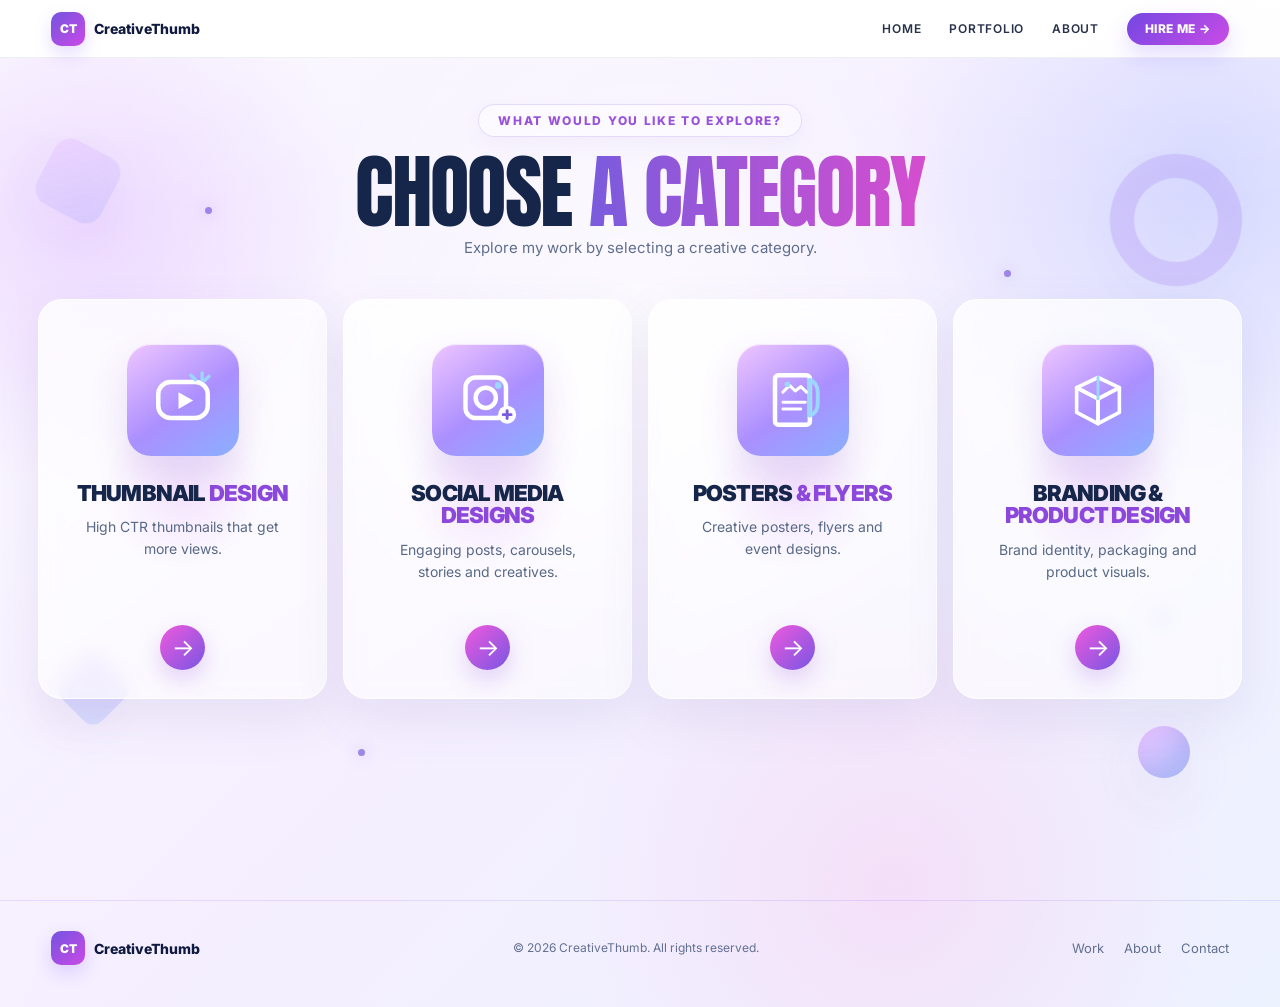
<file: index.html>
<!doctype html>
<html lang="en">
<head>
  <meta charset="utf-8">
  <meta name="viewport" content="width=device-width, initial-scale=1">
  <meta name="theme-color" content="#f4efff">
  <title>CreativeThumb — Choose a Category</title>
  <link href="https://fonts.googleapis.com/css2?family=Anton&family=Inter:wght@400;500;600;700;800&display=swap" rel="stylesheet">
  <style>
    :root{
      --ink:#15264a;
      --muted:#5f6f8d;
      --purple:#b94de4;
      --violet:#7b55e6;
      --blue:#4f78e8;
      --line:rgba(111,87,197,.15);
    }
    *{box-sizing:border-box}
    html,body{margin:0;min-height:100%;font-family:Inter,system-ui,sans-serif;color:var(--ink)}
    body{overflow-x:hidden;background:
      radial-gradient(circle at 7% 22%,rgba(196,119,255,.23),transparent 19%),
      radial-gradient(circle at 94% 17%,rgba(129,148,255,.25),transparent 22%),
      radial-gradient(circle at 70% 88%,rgba(255,172,228,.25),transparent 26%),
      linear-gradient(135deg,#fbf9ff 0%,#f5efff 47%,#edf2ff 100%);}
    body:before{content:"";position:fixed;inset:0;pointer-events:none;background:
      radial-gradient(circle at 50% 38%,rgba(255,255,255,.72),transparent 42%),
      linear-gradient(180deg,rgba(255,255,255,.18),transparent 25%);z-index:-2}
    .shape{position:fixed;pointer-events:none;filter:drop-shadow(0 16px 30px rgba(114,77,184,.13));opacity:.78;z-index:-1}
    .shape.ring{width:132px;height:132px;border:24px solid rgba(157,117,238,.30);border-radius:50%;right:38px;top:154px;transform:rotate(10deg)}
    .shape.cube{width:72px;height:72px;border-radius:18px;background:linear-gradient(135deg,rgba(231,191,255,.55),rgba(146,157,255,.28));left:42px;top:145px;transform:rotate(28deg)}
    .shape.diamond{width:58px;height:58px;background:linear-gradient(135deg,rgba(202,155,255,.52),rgba(111,164,255,.28));left:64px;bottom:182px;transform:rotate(45deg);border-radius:13px}
    .shape.sphere{width:52px;height:52px;border-radius:50%;background:linear-gradient(145deg,#eab3ff,#9cb9ff);right:90px;bottom:122px;box-shadow:inset -10px -12px 16px rgba(107,92,207,.18)}
    .spark{position:fixed;width:7px;height:7px;border-radius:50%;background:rgba(122,91,220,.7);box-shadow:0 0 16px rgba(163,91,230,.45);z-index:-1;animation:float 7s ease-in-out infinite}
    .spark.s1{left:16%;top:23%}.spark.s2{right:21%;top:30%;animation-delay:1.1s}.spark.s3{left:28%;bottom:16%;animation-delay:2s}.spark.s4{right:9%;bottom:31%;animation-delay:3s}
    @keyframes float{50%{transform:translate3d(0,-18px,0);opacity:.45}}

    /* Premium light CreativeThumb loader — shown before the category screen */
    .site-loader{position:fixed;inset:0;z-index:5000;display:grid;place-items:center;isolation:isolate;overflow:hidden;background:radial-gradient(circle at 16% 18%,rgba(143,121,255,.24),transparent 27%),radial-gradient(circle at 84% 78%,rgba(246,126,214,.18),transparent 30%),linear-gradient(135deg,#f8f7ff 0%,#eeeaff 48%,#eaf0ff 100%);transition:opacity .42s ease,visibility .42s ease}
    .site-loader:before{content:"";position:absolute;inset:0;background:radial-gradient(circle at 50% 42%,rgba(255,255,255,.9),transparent 36%),linear-gradient(180deg,rgba(255,255,255,.18),transparent 30%);z-index:-2}
    .site-loader.hidden{opacity:0;visibility:hidden;pointer-events:none}
    .loader-particles{position:absolute;inset:0;pointer-events:none;overflow:hidden}
    .loader-particles:before,.loader-particles:after{content:"";position:absolute;width:44px;height:44px;border-radius:13px;border:3px solid rgba(218,105,205,.5);box-shadow:0 14px 30px rgba(119,92,209,.14);animation:loaderShapeA 4.8s ease-in-out infinite alternate}
    .loader-particles:before{left:7vw;top:25vh;transform:rotate(-18deg)}
    .loader-particles:after{right:8vw;bottom:18vh;width:36px;height:36px;border-color:rgba(122,113,237,.46);animation-name:loaderShapeB;animation-delay:-1.7s}
    .loader-core{position:relative;z-index:2;display:flex;flex-direction:column;align-items:center;text-align:center;width:min(420px,84vw)}
    .loader-orb{position:absolute;width:390px;height:390px;border-radius:50%;background:radial-gradient(circle,rgba(181,135,255,.22) 0%,rgba(246,130,219,.12) 30%,transparent 68%);filter:blur(4px);animation:loaderHalo 3.2s ease-in-out infinite;z-index:-1}
    .loader-logo{width:118px;height:86px;display:grid;place-items:center;color:#fff;font-size:48px;font-weight:900;letter-spacing:-4px;border-radius:22px;background:linear-gradient(135deg,#6e5ed8 0%,#8d5de8 42%,#ef7fc2 100%);box-shadow:0 22px 50px rgba(122,82,214,.26),inset 0 1px 0 rgba(255,255,255,.45);animation:loaderLogoIn 1.35s cubic-bezier(.16,1,.3,1) both,loaderPulse 2.8s ease-in-out 1.35s infinite}
    .loader-brand{margin-top:25px;font-size:28px;font-weight:900;letter-spacing:0;color:#202843;text-transform:none;animation:loaderTextIn .75s .16s both}
    .loader-brand span{display:block;margin-top:6px;font-size:12px;letter-spacing:6px;background:linear-gradient(90deg,#6e5bd9,#df64c5);-webkit-background-clip:text;background-clip:text;color:transparent}
    .loader-tag{margin-top:34px;font-size:11px;font-weight:800;letter-spacing:1.3px;color:#52617d;text-transform:uppercase;animation:loaderTextIn .75s .28s both}
    .loader-bar{position:relative;width:min(300px,72vw);height:6px;border-radius:999px;background:rgba(104,96,177,.13);overflow:hidden;margin-top:18px;box-shadow:inset 0 1px 2px rgba(63,57,122,.08);animation:loaderTextIn .75s .34s both}
    .loader-fill{height:100%;width:0;border-radius:inherit;background:linear-gradient(90deg,#735ce0,#a25fe3 48%,#ec75bf);box-shadow:0 0 14px rgba(174,94,219,.42);animation:loaderFill 1.32s cubic-bezier(.16,1,.3,1) forwards}
    .loader-status{margin-top:13px;color:#69728a;font-size:10px;font-weight:800;letter-spacing:2.1px;text-transform:uppercase;animation:loaderTextIn .75s .42s both}
    .loader-dots{display:flex;gap:7px;margin-top:24px}.loader-dots i{width:8px;height:8px;border-radius:50%;background:#a96ee6;box-shadow:0 0 12px rgba(183,91,225,.34);animation:loaderDot 1.1s ease-in-out infinite}.loader-dots i:nth-child(2){animation-delay:.15s;background:#d76fcf}.loader-dots i:nth-child(3){animation-delay:.3s;background:#8492ed}
    @keyframes loaderFill{0%{width:0}58%{width:72%}100%{width:100%}}
    @keyframes loaderLogoIn{0%{opacity:0;transform:translateY(22px) scale(.82) rotate(-7deg)}100%{opacity:1;transform:translateY(0) scale(1) rotate(0)}}
    @keyframes loaderTextIn{0%{opacity:0;transform:translateY(10px)}100%{opacity:1;transform:translateY(0)}}
    @keyframes loaderPulse{0%,100%{box-shadow:0 22px 50px rgba(122,82,214,.24),inset 0 1px 0 rgba(255,255,255,.45)}50%{box-shadow:0 26px 62px rgba(122,82,214,.34),0 0 42px rgba(225,116,205,.22),inset 0 1px 0 rgba(255,255,255,.58)}}
    @keyframes loaderHalo{50%{transform:scale(1.08);opacity:.72}}
    @keyframes loaderShapeA{0%{transform:translate3d(0,0,0) rotate(-18deg)}100%{transform:translate3d(22px,-28px,0) rotate(22deg)}}
    @keyframes loaderShapeB{0%{transform:translate3d(0,0,0) rotate(15deg)}100%{transform:translate3d(-24px,24px,0) rotate(-20deg)}}
    @keyframes loaderDot{0%,100%{transform:translateY(0);opacity:.45}50%{transform:translateY(-7px);opacity:1}}
    .topbar{height:58px;display:flex;align-items:center;justify-content:space-between;padding:0 3.3vw;background:rgba(255,255,255,.90);border-bottom:1px solid rgba(112,89,190,.10);backdrop-filter:blur(18px);position:sticky;top:0;z-index:10}
    .brand{display:inline-flex;align-items:center;gap:10px;text-decoration:none;color:#202a42;font-weight:800;font-size:16px}
    .brand-mark{width:34px;height:34px;display:grid;place-items:center;border-radius:9px;transform:rotate(-5deg);background:linear-gradient(135deg,#be55df,#7a5ee0 63%,#4e75df);color:#fff;box-shadow:0 12px 28px rgba(121,91,218,.25);font-weight:800}
    nav{display:flex;align-items:center;gap:36px} nav a{text-decoration:none;color:#1e2840;font-size:12px;font-weight:800;letter-spacing:.6px} nav a:hover{color:#9b4ddd}
    .hire{padding:13px 27px;border-radius:999px!important;color:#fff!important;background:linear-gradient(135deg,#ec67d4,#8058dc);box-shadow:0 12px 26px rgba(187,77,211,.23)}

    main{min-height:calc(100vh - 58px);padding:46px 38px 56px;display:flex;flex-direction:column;align-items:center;justify-content:flex-start;position:relative}
    .eyebrow{padding:8px 19px;border:1px solid rgba(145,109,229,.22);border-radius:999px;background:rgba(255,255,255,.48);color:#9851dd;font-size:12px;font-weight:800;letter-spacing:1.7px;box-shadow:0 8px 22px rgba(117,83,185,.06)}
    h1{margin:16px 0 6px;font-family:Anton,Impact,sans-serif;font-weight:400;font-size:clamp(58px,6.3vw,98px);line-height:.98;letter-spacing:-.02em;text-transform:uppercase;text-align:center;color:var(--ink)}
    h1 span{background:linear-gradient(90deg,#7a5bdd,#d54ecf);-webkit-background-clip:text;background-clip:text;color:transparent}
    .sub{margin:0 0 34px;color:var(--muted);font-size:15px;text-align:center}
    .category-grid{width:min(1220px,100%);display:grid;grid-template-columns:repeat(4,minmax(0,1fr));gap:16px;margin-top:8px}
    .category-card{position:relative;min-height:400px;padding:44px 26px 28px;border:1px solid rgba(255,255,255,.88);border-radius:24px;background:linear-gradient(145deg,rgba(255,255,255,.78),rgba(255,255,255,.56));box-shadow:0 20px 50px rgba(102,78,161,.10);backdrop-filter:blur(10px);text-decoration:none;color:inherit;overflow:hidden;transform:translateY(0);transition:transform .45s cubic-bezier(.2,.75,.25,1),box-shadow .45s,border-color .45s,background .45s}
    .category-card:before{content:"";position:absolute;width:170px;height:170px;left:50%;top:105px;transform:translateX(-50%);background:radial-gradient(circle,rgba(204,118,247,.22),transparent 67%);opacity:.8;transition:.45s}
    .category-card:hover{transform:translateY(-10px) scale(1.018);box-shadow:0 28px 64px rgba(123,78,189,.19),0 0 34px rgba(197,88,237,.16);border-color:rgba(188,103,232,.42)}
    .category-card:hover:before{transform:translateX(-50%) scale(1.22);opacity:1}
    .icon-wrap{width:112px;height:112px;margin:0 auto 26px;display:grid;place-items:center;border-radius:24px;background:linear-gradient(145deg,#efc6ff,#ab8fff 54%,#8ab0ff);box-shadow:0 18px 36px rgba(132,83,205,.18),inset 0 1px 0 rgba(255,255,255,.7);position:relative;z-index:1}
    .icon{font-size:47px;filter:drop-shadow(0 6px 8px rgba(82,58,161,.16))}
    .category-card h2{margin:0 0 12px;text-align:center;font-size:22px;line-height:1.02;font-weight:900;letter-spacing:-.8px;color:var(--ink);position:relative;z-index:1}.category-card h2 span{color:#8c48db}
    .category-card p{margin:0 auto;max-width:220px;text-align:center;color:#586986;font-size:14px;line-height:1.55;position:relative;z-index:1}
    .arrow{width:45px;height:45px;margin:28px auto 0;border-radius:50%;display:grid;place-items:center;color:#fff;font-size:24px;background:linear-gradient(135deg,#ef59dd,#7856e3);box-shadow:0 10px 24px rgba(148,81,219,.25);position:relative;z-index:1}
    .allwork{margin-top:34px;display:inline-flex;align-items:center;gap:12px;padding:15px 28px;border-radius:999px;border:1px solid rgba(125,94,202,.14);background:rgba(255,255,255,.76);box-shadow:0 12px 30px rgba(100,77,157,.09);text-decoration:none;color:#7555cf;font-weight:900;letter-spacing:.5px}
    .allwork:hover{transform:translateY(-3px);box-shadow:0 16px 34px rgba(100,77,157,.13)}

    .page-transition{position:fixed;inset:0;z-index:1000;display:grid;place-items:center;overflow:hidden;pointer-events:none;opacity:0;visibility:hidden;background:radial-gradient(circle at center,rgba(255,255,255,.98) 0%,rgba(251,232,255,.94) 44%,rgba(229,235,255,.98) 100%);transition:opacity .22s ease,visibility .22s ease}
    .page-transition.show{opacity:1;visibility:visible;pointer-events:auto}
    .transition-particles{position:absolute;inset:0;width:100%;height:100%;}
    .transition-glow{position:absolute;width:46vw;height:46vw;max-width:720px;max-height:720px;border-radius:50%;background:radial-gradient(circle,rgba(219,98,238,.20),rgba(112,128,255,.12) 42%,transparent 70%);filter:blur(10px);opacity:0;transform:scale(.6);}
    .page-transition.show .transition-glow{animation:particleGlow 1.25s cubic-bezier(.16,.72,.18,1) forwards}
    .transition-card{position:relative;z-index:2;width:min(310px,74vw);min-height:390px;padding:34px 28px 30px;display:flex;flex-direction:column;align-items:center;justify-content:center;text-align:center;border-radius:30px;border:1px solid rgba(255,255,255,.95);background:linear-gradient(145deg,rgba(255,255,255,.80),rgba(247,231,255,.62));box-shadow:0 35px 100px rgba(109,87,185,.18),0 0 0 1px rgba(170,135,255,.12),0 0 80px rgba(196,84,236,.24);backdrop-filter:blur(14px);opacity:0;transform:scale(.58) translateY(24px);will-change:transform,opacity,filter}
    .page-transition.show .transition-card{animation:particleCard 1.25s cubic-bezier(.16,1,.3,1) forwards}
    .transition-icon{width:118px;height:118px;margin-bottom:22px;display:grid;place-items:center;border-radius:28px;font-size:54px;color:#fff;background:linear-gradient(135deg,#e878e8 0%,#9665ec 48%,#5b8bf2 100%);box-shadow:0 18px 46px rgba(133,82,227,.30),inset 0 1px 0 rgba(255,255,255,.75);}
    .page-transition.show .transition-icon{animation:particleIcon 1.25s cubic-bezier(.16,1,.3,1) forwards}
    .transition-kicker{font-size:12px;font-weight:800;letter-spacing:2.2px;color:#9657de;text-transform:uppercase;margin-bottom:8px}
    .transition-label{font-family:Anton,Impact,sans-serif;font-size:clamp(34px,4vw,54px);line-height:.95;text-transform:uppercase;letter-spacing:-.02em;color:var(--ink)}
    .transition-label span{display:block;background:linear-gradient(90deg,#805be8,#d64fd3,#5f8af0);-webkit-background-clip:text;background-clip:text;color:transparent}
    .transition-sub{margin-top:14px;font-size:13px;line-height:1.5;color:#63708e;max-width:230px}
    .transition-ring{position:absolute;z-index:1;width:280px;height:280px;border:2px solid rgba(176,113,239,.28);border-radius:50%;box-shadow:0 0 60px rgba(151,100,231,.13);opacity:0;transform:scale(.35)}
    .page-transition.show .transition-ring{animation:ringReveal 1.25s cubic-bezier(.16,.72,.18,1) forwards}
    @keyframes particleGlow{0%{opacity:0;transform:scale(.5)}18%{opacity:.9;transform:scale(.76)}58%{opacity:.68;transform:scale(1.03)}82%{opacity:.36;transform:scale(1.22)}100%{opacity:0;transform:scale(1.45)}}
    /* No blur on the card or category name: text stays sharp throughout the transition. */
    @keyframes particleCard{0%{opacity:0;transform:scale(.76) translateY(18px)}18%{opacity:1;transform:scale(.92) translateY(0)}44%{opacity:1;transform:scale(1)}70%{opacity:1;transform:scale(1.06)}100%{opacity:0;transform:scale(1.48)}}
    @keyframes particleIcon{0%{transform:scale(.72) rotate(-4deg)}22%{transform:scale(1) rotate(0)}60%{transform:scale(1.035)}100%{transform:scale(1.16)}}
    @keyframes ringReveal{0%{opacity:0;transform:scale(.36)}24%{opacity:.58;transform:scale(.76)}60%{opacity:.28;transform:scale(1.06)}100%{opacity:0;transform:scale(1.48)}}
    @media(max-width:900px){.category-grid{grid-template-columns:repeat(2,1fr)}main{padding:34px 20px 50px}}
    @media(max-width:620px){.topbar{height:58px;padding:0 18px}.topbar nav{gap:14px}.topbar nav a:nth-child(1),.topbar nav a:nth-child(2),.topbar nav a:nth-child(3){display:none}.brand{font-size:17px}.brand-mark{width:44px;height:44px}.category-grid{grid-template-columns:1fr;max-width:420px}.category-card{min-height:360px}}
    @media(max-width:900px){.category-grid{grid-template-columns:repeat(2,1fr)}main{padding:34px 20px 50px}}
    @media(max-width:620px){.topbar{height:58px;padding:0 18px}.topbar nav{gap:14px}.topbar nav a:nth-child(1),.topbar nav a:nth-child(2),.topbar nav a:nth-child(3){display:none}.brand{font-size:17px}.brand-mark{width:44px;height:44px}.category-grid{grid-template-columns:1fr;max-width:420px}.category-card{min-height:360px}}
  
/* FINAL CATEGORY HEADER SIZE — match compact portfolio header */
.topbar{height:58px !important;min-height:58px !important;padding:0 3.2vw !important;}
.topbar .brand{gap:10px !important;font-size:16px !important;}
.topbar .brand-mark{width:34px !important;height:34px !important;border-radius:9px !important;font-size:12px !important;}
.topbar nav{gap:30px !important;}
.topbar nav a{font-size:14px !important;letter-spacing:.3px !important;}
.topbar .hire{padding:10px 18px !important;}

/* FINAL CATEGORY ICONS + ARROW ALIGNMENT */
.category-card{
  display:flex !important;
  flex-direction:column !important;
}

.category-card .icon-wrap{
  flex:0 0 auto !important;
}

.category-card h2,
.category-card p{
  width:100% !important;
}

.category-card p{
  min-height:65px !important;
  display:flex !important;
  align-items:flex-start !important;
  justify-content:center !important;
}

.category-card .arrow{
  margin-top:auto !important;
  flex:0 0 auto !important;
}

.category-icon-svg{
  width:72px;
  height:72px;
  display:block;
  overflow:visible;
}

</style>
  <link rel="stylesheet" href="site-chrome.css">
</head>
<body>
  <div class="site-loader" id="siteLoader" aria-label="Loading CreativeThumb portfolio">
    <div class="loader-particles" aria-hidden="true"></div>
    <div class="loader-core">
      <div class="loader-orb" aria-hidden="true"></div>
      <div class="loader-logo">CT</div>
      <div class="loader-brand">CreativeThumb</div>
      <div class="loader-tag">LOADING CREATIVITY...</div>
      <div class="loader-bar"><div class="loader-fill"></div></div>
      <div class="loader-status">DESIGN &nbsp;•&nbsp; IMPACT &nbsp;•&nbsp; CREATIVITY</div>
      <div class="loader-dots" aria-hidden="true"><i></i><i></i><i></i></div>
    </div>
  </div>
  <div class="shape cube"></div><div class="shape ring"></div><div class="shape diamond"></div><div class="shape sphere"></div>
  <div class="spark s1"></div><div class="spark s2"></div><div class="spark s3"></div><div class="spark s4"></div>

  <header class="topbar">
  <a class="brand" href="index.html" aria-label="CreativeThumb Home"><span class="mark">CT</span><span>CreativeThumb</span></a>
  <button class="menu-toggle" type="button" aria-label="Open navigation" aria-controls="primary-nav" aria-expanded="false"><span></span><span></span><span></span></button>
  <nav class="nav" id="primary-nav" aria-label="Primary navigation"><a href="index.html">HOME</a><a href="all-work.html">PORTFOLIO</a><a href="portfolio.html#about">ABOUT</a><a class="hire" href="mailto:creativethumb19@gmail.com">HIRE ME →</a></nav>
</header>

  <main>
    <div class="eyebrow">WHAT WOULD YOU LIKE TO EXPLORE?</div>
    <h1>CHOOSE <span>A CATEGORY</span></h1>
    <p class="sub">Explore my work by selecting a creative category.</p>

    <section class="category-grid" aria-label="Creative categories">

  <!-- Thumbnail Design — Option 1 -->
  <a class="category-card" href="portfolio.html#work" data-category="Thumbnail Design">
    <div class="icon-wrap" aria-hidden="true"><svg class="category-icon-svg" viewBox="0 0 64 64"><rect x="10" y="16" width="44" height="32" rx="11" fill="none" stroke="#ffffff" stroke-width="4"/><path d="M28 25l13 7.5L28 40z" fill="#ffffff"/><path d="M49 8v6M55 11l-4 4M39 10l4 4" stroke="#9bd7ff" stroke-width="3" stroke-linecap="round"/></svg></div><h2>THUMBNAIL <span>DESIGN</span></h2>
    <p>High CTR thumbnails that get more views.</p>
    <div class="arrow">→</div>
  </a>

  <!-- Social Media — Option 4 -->
  <a class="category-card" href="social-media.html" data-category="Social Media Designs">
    <div class="icon-wrap" aria-hidden="true"><svg class="category-icon-svg" viewBox="0 0 64 64"><rect x="12" y="12" width="36" height="36" rx="9" fill="none" stroke="#ffffff" stroke-width="4"/><circle cx="30" cy="30" r="9" fill="none" stroke="#ffffff" stroke-width="4"/><circle cx="41" cy="19" r="3" fill="#9bd7ff"/><circle cx="49" cy="45" r="8" fill="#ffffff"/><path d="M49 41.5v7M45.5 45h7" stroke="#7a5bdd" stroke-width="2.6" stroke-linecap="round"/></svg></div><h2>SOCIAL MEDIA <span>DESIGNS</span></h2>
    <p>Engaging posts, carousels, stories and creatives.</p>
    <div class="arrow">→</div>
  </a>

  <!-- Posters & Flyers — Option 4 -->
  <a class="category-card" href="graphic-design.html" data-category="Posters & Flyers">
    <div class="icon-wrap" aria-hidden="true"><svg class="category-icon-svg" viewBox="0 0 64 64"><rect x="16" y="10" width="31" height="44" rx="3" fill="none" stroke="#ffffff" stroke-width="4"/><path d="M23 25l6-6 5 5 5-4 5 5" fill="none" stroke="#ffffff" stroke-width="2.6" stroke-linecap="round" stroke-linejoin="round"/><circle cx="27" cy="18" r="2.5" fill="#9bd7ff"/><path d="M23 34h20M23 40h16" stroke="#ffffff" stroke-width="2.5" stroke-linecap="round"/><path d="M47 14v32c5-2 7-6 7-11V25c0-5-2-9-7-11z" fill="none" stroke="#9bd7ff" stroke-width="3.5" stroke-linejoin="round"/></svg></div><h2>POSTERS <span>&amp; FLYERS</span></h2>
    <p>Creative posters, flyers and event designs.</p>
    <div class="arrow">→</div>
  </a>

  <!-- Branding & Product Design — Option 2 -->
  <a class="category-card" href="branding-product.html" data-category="Branding & Product Design">
    <div class="icon-wrap" aria-hidden="true"><svg class="category-icon-svg" viewBox="0 0 64 64"><path d="M13 21l19-9 19 9-19 10z" fill="none" stroke="#ffffff" stroke-width="3.2" stroke-linejoin="round"/><path d="M13 21v22l19 10V31z" fill="none" stroke="#ffffff" stroke-width="3.2" stroke-linejoin="round"/><path d="M51 21v22l-19 10V31z" fill="none" stroke="#ffffff" stroke-width="3.2" stroke-linejoin="round"/><path d="M32 12v19" stroke="#9bd7ff" stroke-width="2.6" stroke-linecap="round"/></svg></div><h2>BRANDING &amp; <span>PRODUCT DESIGN</span></h2>
    <p>Brand identity, packaging and product visuals.</p>
    <div class="arrow">→</div>
  </a>

</section>

  </main>

  <div class="page-transition" id="pageTransition" aria-hidden="true">
    <canvas class="transition-particles" id="transitionParticles"></canvas>
    <div class="transition-glow"></div>
    <div class="transition-ring"></div>
    <div class="transition-card">
      <div class="transition-kicker">ENTERING</div>
      <div class="transition-icon" id="transitionIcon">✦</div>
      <div class="transition-label"><span id="transitionLabel">YOUR WORK</span></div>
      <div class="transition-sub">Creating a smooth visual handoff into this portfolio.</div>
    </div>
  </div>

  <script>
    let siteLoader = document.getElementById('siteLoader');
    window.addEventListener('load', () => {
      setTimeout(() => siteLoader.classList.add('hidden'), 1450);
    });

    const transition = document.getElementById('pageTransition');

    // Restore the full category loader when Chrome returns here via Back/Forward cache.
    window.addEventListener('pageshow', (event) => {
      if (!event.persisted) return;

      const freshLoader = siteLoader.cloneNode(true);
      freshLoader.classList.remove('hidden');
      siteLoader.replaceWith(freshLoader);
      siteLoader = freshLoader;

      // The category-page transition overlay may have been frozen in the cached page.
      transition.classList.remove('show');
      transition.setAttribute('aria-hidden', 'true');
      cancelAnimationFrame(raf);

      setTimeout(() => {
        siteLoader.classList.add('hidden');
      }, 1450);
    });
    const label = document.getElementById('transitionLabel');
    const icon = document.getElementById('transitionIcon');
    const canvas = document.getElementById('transitionParticles');
    const ctx = canvas.getContext('2d');
    const icons = {
      'Thumbnail Design':'▶',
      'Social Media Designs':'◎',
      'Posters & Flyers':'▤',
      'Branding & Product Design':'◇'
    };

    let particles = [];
    let raf = 0;
    let start = 0;
    const duration = 1250;

    function resizeCanvas(){
      const dpr = Math.min(window.devicePixelRatio || 1, 2);
      canvas.width = Math.round(innerWidth * dpr);
      canvas.height = Math.round(innerHeight * dpr);
      canvas.style.width = innerWidth + 'px';
      canvas.style.height = innerHeight + 'px';
      ctx.setTransform(dpr,0,0,dpr,0,0);
    }
    resizeCanvas();
    addEventListener('resize', resizeCanvas);

    function seedParticles(){
      particles = [];
      const count = Math.min(120, Math.max(72, Math.round(innerWidth / 12)));
      const cx = innerWidth/2, cy = innerHeight/2;
      const colors = ['#a86de9','#cf69df','#77a0f3','#9b8af5','#ef91db'];
      for(let i=0;i<count;i++){
        const angle = Math.random()*Math.PI*2;
        const r = 120 + Math.random()*Math.max(innerWidth, innerHeight)*0.48;
        const size = 1.5 + Math.random()*4;
        const targetR = 35 + Math.random()*160;
        particles.push({
          x: cx + Math.cos(angle)*r,
          y: cy + Math.sin(angle)*r,
          sx: cx + Math.cos(angle)*r,
          sy: cy + Math.sin(angle)*r,
          tx: cx + Math.cos(angle)*targetR,
          ty: cy + Math.sin(angle)*targetR,
          size, angle, r, speed: .7 + Math.random()*1.1,
          color: colors[(Math.random()*colors.length)|0],
          tw: Math.random()*Math.PI*2,
          drift: (Math.random()-.5)*28
        });
      }
    }

    function easeOutExpo(x){ return x===1 ? 1 : 1-Math.pow(2,-10*x); }
    function drawParticles(now){
      if(!transition.classList.contains('show')) return;
      const elapsed = now - start;
      const p = Math.min(1, elapsed/duration);
      ctx.clearRect(0,0,innerWidth,innerHeight);
      const cx = innerWidth/2, cy = innerHeight/2;
      const fly = easeOutExpo(Math.min(1, p*1.05));
      const burst = p < .58 ? 0 : easeOutExpo(Math.min(1, (p-.58)/.42));
      particles.forEach((pt, i)=>{
        const inhale = 1 - fly;
        const x = pt.sx*inhale + pt.tx*fly + Math.cos(pt.tw + p*4.2)*pt.drift*burst;
        const y = pt.sy*inhale + pt.ty*fly + Math.sin(pt.tw + p*4.2)*pt.drift*burst;
        const alpha = .10 + .62*(1-Math.min(1,Math.abs(.52-p)*2.0));
        const trail = 8 + 42*burst;
        const dx = x-cx, dy=y-cy;
        const len = Math.max(1, Math.hypot(dx,dy));
        const tx = x - dx/len*trail;
        const ty = y - dy/len*trail;
        ctx.strokeStyle = pt.color;
        ctx.globalAlpha = alpha*.48;
        ctx.lineWidth = Math.max(.7, pt.size*.52);
        ctx.beginPath(); ctx.moveTo(tx,ty); ctx.lineTo(x,y); ctx.stroke();
        ctx.globalAlpha = alpha;
        ctx.fillStyle = pt.color;
        ctx.beginPath(); ctx.arc(x,y,pt.size*(.85+.35*Math.sin(pt.tw+p*10+i)),0,Math.PI*2); ctx.fill();
      });
      ctx.globalAlpha = 1;
      if(p < 1) raf=requestAnimationFrame(drawParticles);
    }

    document.querySelectorAll('.category-card').forEach(card => {
      card.addEventListener('click', (e) => {
        const name = card.dataset.category;
        if (e.metaKey || e.ctrlKey || e.shiftKey || e.altKey) return;
        e.preventDefault();
        label.textContent = name;
        icon.textContent = icons[name] || '✦';
        seedParticles();
        cancelAnimationFrame(raf);
        start = performance.now();
        transition.classList.remove('show');
        void transition.offsetWidth;
        transition.classList.add('show');
        raf = requestAnimationFrame(drawParticles);
        setTimeout(() => { window.location.href = card.href; }, duration - 40);
      });
    });
  </script>
<footer class="site-footer">
  <div class="site-footer-inner">
    <a class="brand" href="index.html" aria-label="CreativeThumb Home"><span class="mark">CT</span><span>CreativeThumb</span></a>
    <p class="copyright">© <span id="year"></span> CreativeThumb. All rights reserved.</p>
    <div class="footer-links"><a href="all-work.html">Work</a><a href="portfolio.html#about">About</a><a href="portfolio.html#contact">Contact</a></div>
  </div>
</footer>
<script src="site-chrome.js"></script>
</body>
</html>
</file>
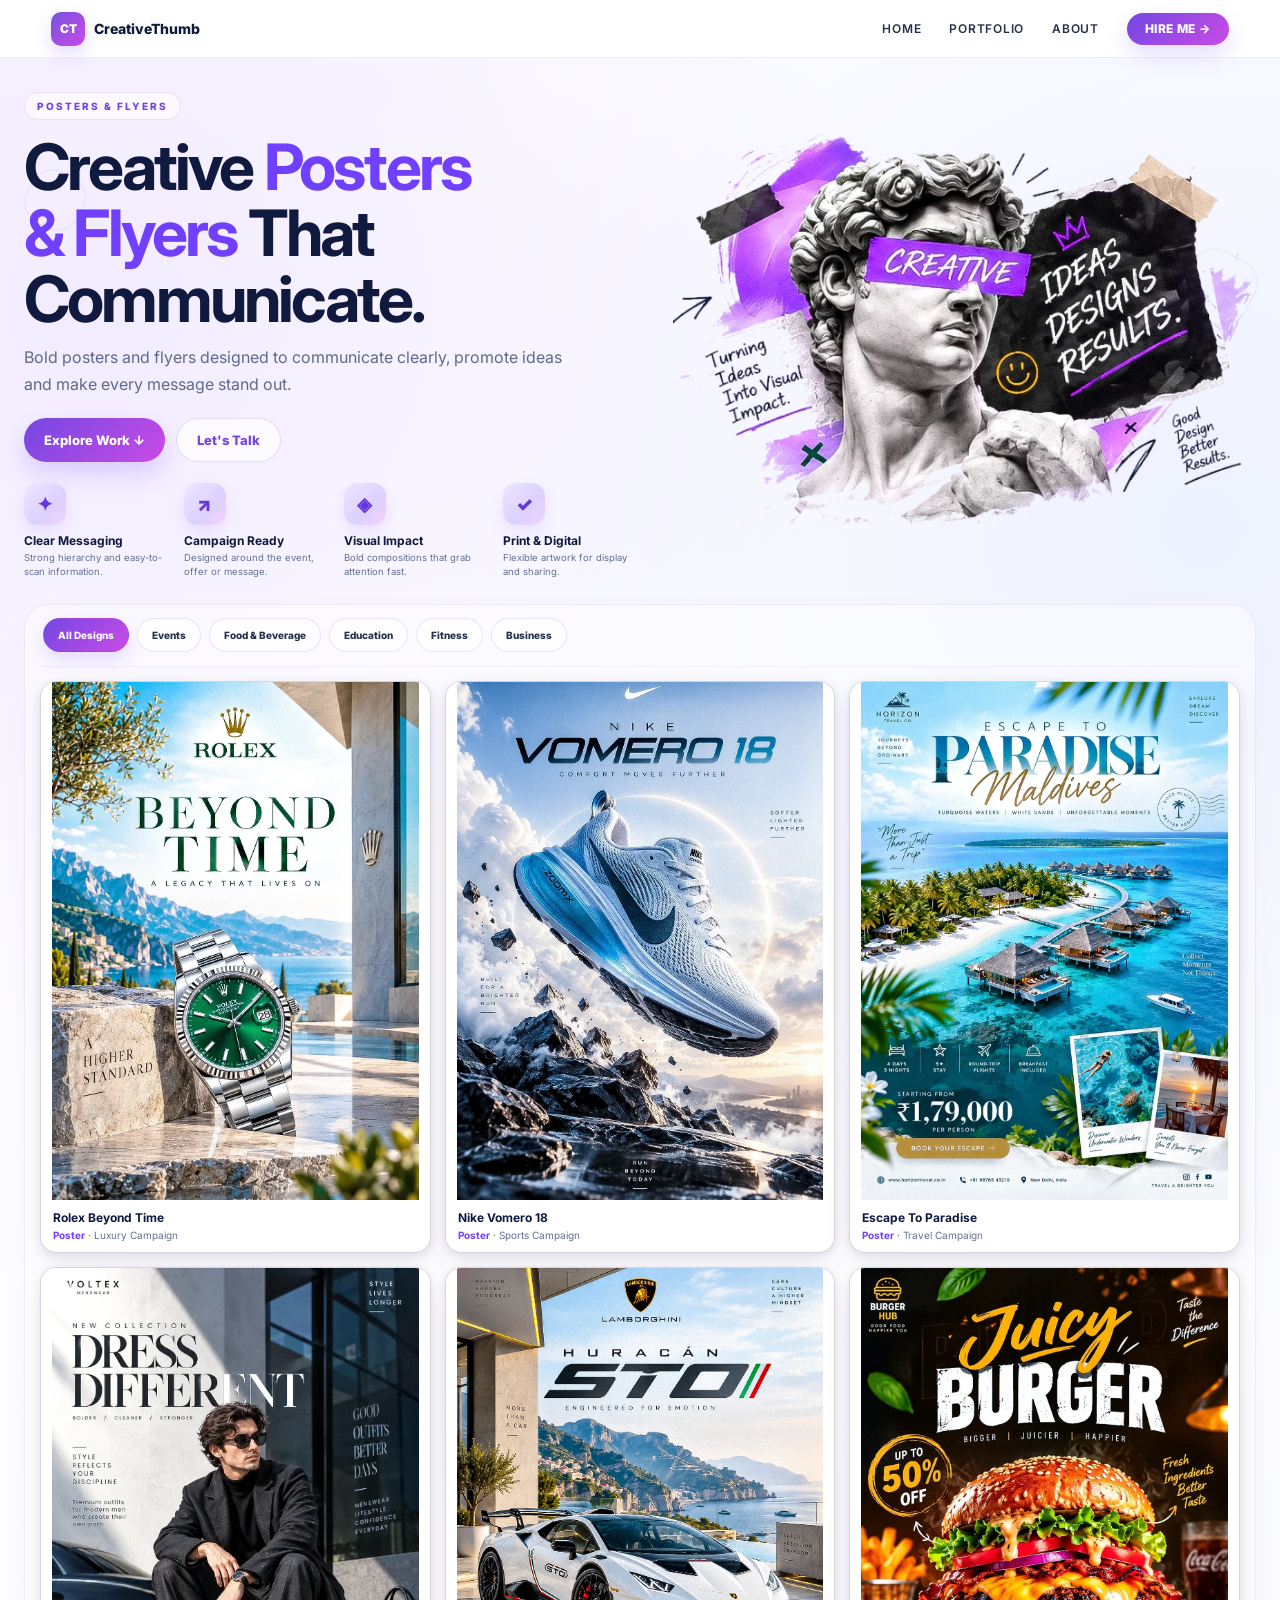
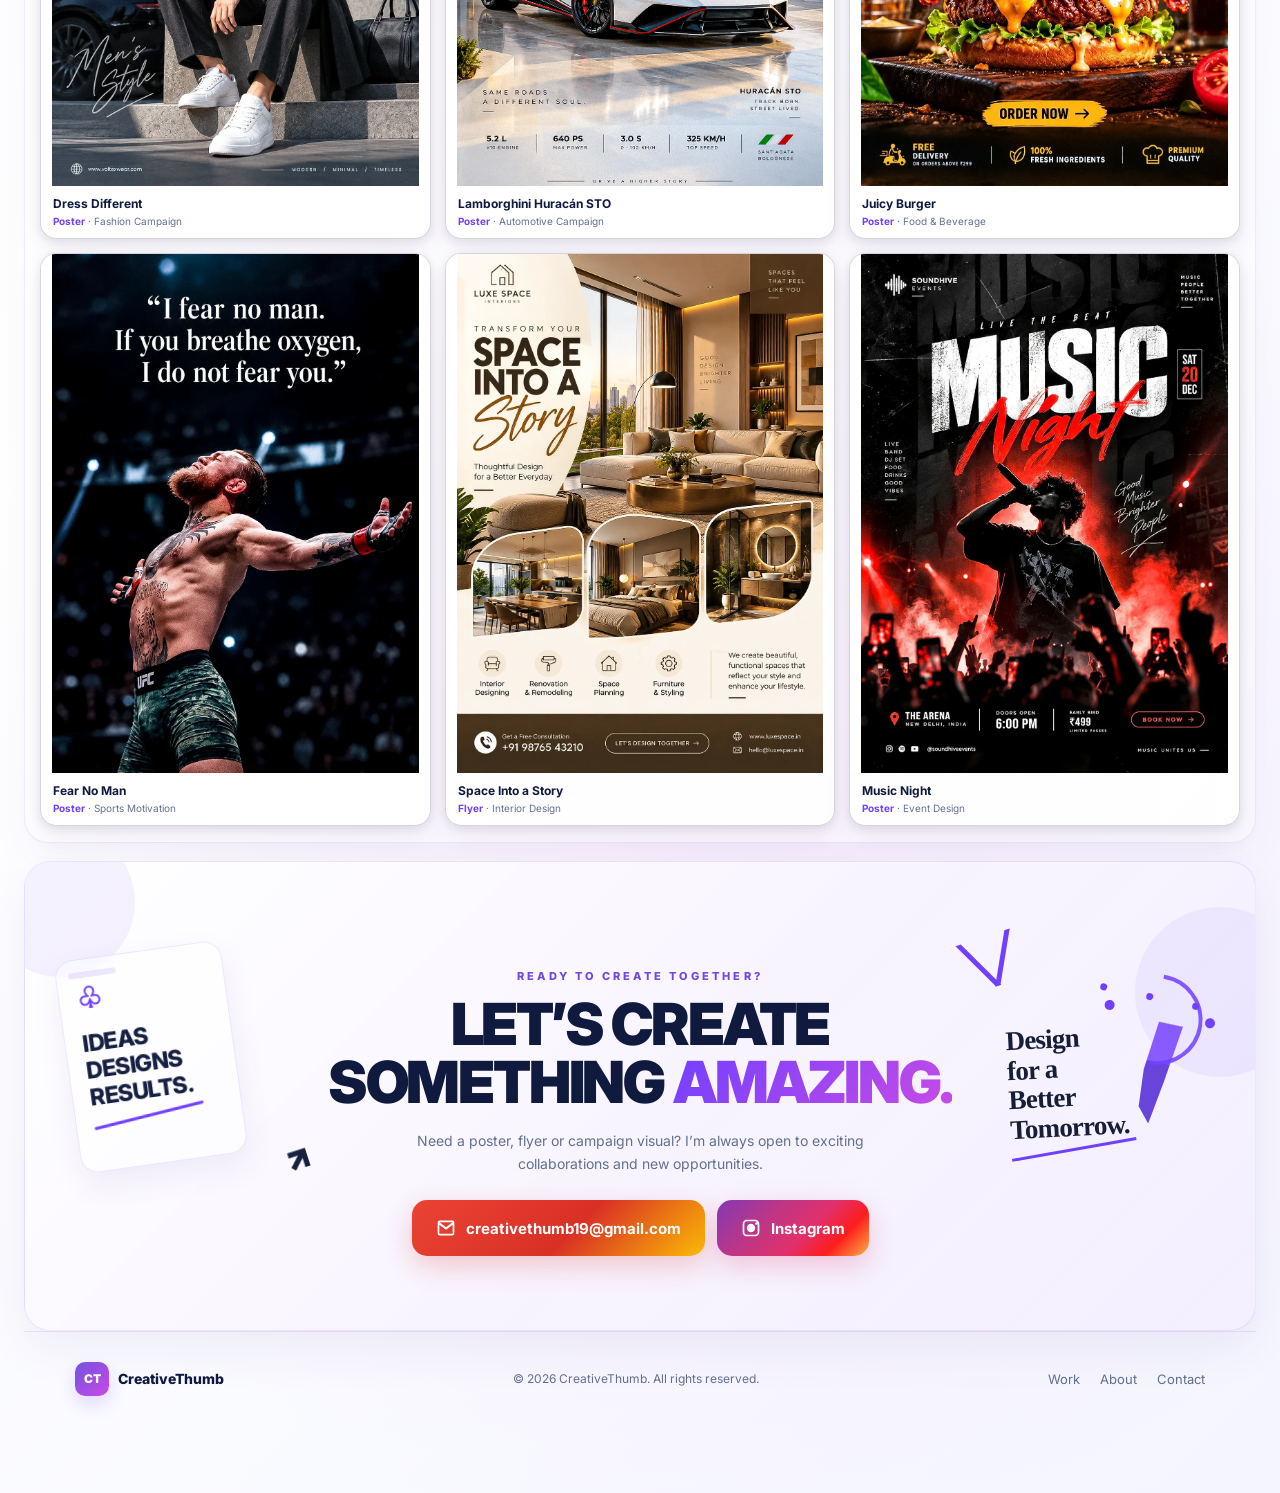
<file: graphic-design.html>
<!DOCTYPE html>
<html lang="en">
<head>
<meta charset="UTF-8">
<meta name="viewport" content="width=device-width, initial-scale=1.0">
<title>CreativeThumb — Posters & Flyers</title>
<link rel="icon" href="assets/favicon-32.png">
<link rel="preconnect" href="https://fonts.googleapis.com">
<link rel="preconnect" href="https://fonts.gstatic.com" crossorigin>
<link href="https://fonts.googleapis.com/css2?family=Inter:wght@400;500;600;700;800;900&display=swap" rel="stylesheet">
<style>
:root{--ink:#101a3f;--muted:#637091;--p:#7140ff;--p2:#d348ea;--line:rgba(113,64,255,.13);--card:rgba(255,255,255,.78)}
*{box-sizing:border-box}html{scroll-behavior:smooth}body{margin:0;font-family:Inter,Arial,sans-serif;color:var(--ink);background:radial-gradient(circle at 8% 10%,rgba(195,161,255,.18),transparent 25%),radial-gradient(circle at 94% 17%,rgba(176,192,255,.20),transparent 28%),radial-gradient(circle at 58% 78%,rgba(243,180,251,.18),transparent 30%),linear-gradient(135deg,#fcfbff 0%,#fff 48%,#f4f5ff 100%);min-height:100vh;overflow-x:hidden}
body:before,body:after{content:"";position:fixed;z-index:-1;border:1px solid rgba(113,64,255,.10);border-radius:24px;transform:rotate(28deg)}body:before{width:56px;height:56px;left:2%;top:19%}body:after{width:68px;height:68px;right:2%;top:28%}
.topbar{height:58px;display:flex;align-items:center;justify-content:space-between;padding:0 clamp(18px,4vw,68px);background:rgba(255,255,255,.96);border-bottom:1px solid rgba(24,36,61,.07);position:sticky;top:0;z-index:50;backdrop-filter:blur(14px)}
.brand{display:flex;align-items:center;gap:9px;text-decoration:none;color:var(--ink);font-weight:800;font-size:14px}.mark{width:34px;height:34px;border-radius:10px;display:grid;place-items:center;color:#fff;font-weight:900;background:linear-gradient(135deg,#7354df,#cb49e7);box-shadow:0 8px 18px rgba(113,64,255,.18)}nav{display:flex;align-items:center;gap:28px}nav a{font-size:12px;letter-spacing:.75px;font-weight:800;text-decoration:none;color:#273149}nav a.active{color:#273149}.hire{padding:10px 18px;border-radius:999px;background:linear-gradient(135deg,#7447e2,#c94be6);color:#fff!important;box-shadow:0 10px 22px rgba(113,64,255,.18)}
main{max-width:1480px;margin:0 auto;padding:0 24px 55px}.shell{max-width:1392px;margin:0 auto}
.hero{padding:34px 0 25px}.hero-row{display:grid;grid-template-columns:1.03fr .97fr;gap:30px;align-items:center}.eyebrow{display:inline-flex;padding:7px 12px;border:1px solid rgba(113,64,255,.14);border-radius:999px;background:rgba(255,255,255,.62);color:#7544e2;font-size:10px;font-weight:800;letter-spacing:2px}.hero h1{font-size:64px;line-height:1.03;letter-spacing:-2.8px;margin:14px 0 12px}.hero h1 span{color:var(--p)}.hero p{font-size:16px;line-height:1.68;color:#5e6a88;max-width:555px;margin:0}.actions{display:flex;gap:11px;flex-wrap:wrap;margin:21px 0}.btn{display:inline-flex;align-items:center;gap:8px;padding:13px 20px;border-radius:999px;font-size:13px;font-weight:800;text-decoration:none}.btn.primary{color:#fff;background:linear-gradient(135deg,#7447e2,#c94be6);box-shadow:0 12px 24px rgba(113,64,255,.20)}.btn.secondary{color:#7447df;background:rgba(255,255,255,.7);border:1px solid rgba(113,64,255,.18)}
.hero-benefits{display:grid;grid-template-columns:repeat(4,1fr);gap:20px;margin-top:16px}.benefit{text-align:left}.benefit-icon{width:42px;height:42px;border-radius:13px;display:grid;place-items:center;margin-bottom:8px;background:linear-gradient(135deg,#efe6ff,#dcd0ff 60%,#f2d3fb);color:#6337de;font-size:19px;font-weight:900;box-shadow:0 8px 16px rgba(113,64,255,.10)}.benefit h3{font-size:12px;margin:0 0 3px}.benefit p{font-size:9.5px;line-height:1.45;color:var(--muted);margin:0}
.hero-art{height:430px;display:flex;justify-content:center;align-items:center}.creative-hero{width:min(790px,100%);display:flex;justify-content:center;align-items:center}.creative-hero img{width:100%;height:auto;display:block;object-fit:contain;mix-blend-mode:normal;filter:none}
.panel{background:rgba(255,255,255,.45);border:1px solid rgba(113,64,255,.10);border-radius:24px;padding:13px 15px 16px;box-shadow:0 18px 45px rgba(73,55,132,.035)}.filters{display:flex;gap:8px;flex-wrap:wrap;padding:0 3px 14px;border-bottom:1px solid rgba(113,64,255,.07)}.filter{border:1px solid rgba(113,64,255,.14);background:rgba(255,255,255,.68);color:#5d6781;border-radius:999px;padding:8px 12px;font-size:10px;font-weight:800;cursor:pointer;white-space:nowrap}.filter.active{color:#fff;border-color:transparent;background:linear-gradient(135deg,#7447e2,#c94be6);box-shadow:0 8px 18px rgba(113,64,255,.16)}
.work-grid{display:grid;grid-template-columns:repeat(3,minmax(0,1fr));gap:14px;padding-top:14px}.work-card{border-radius:16px;overflow:hidden;background:rgba(255,255,255,.86);border:1px solid rgba(28,24,56,.18);cursor:pointer;transition:.22s;box-shadow:0 3px 10px rgba(28,24,56,.10),0 12px 28px rgba(73,55,132,.08)}.work-card:hover{transform:translateY(-5px);border-color:rgba(28,24,56,.24);box-shadow:0 5px 14px rgba(28,24,56,.14),0 20px 40px rgba(73,55,132,.13)}.work-card img{width:100%;aspect-ratio:3/4;display:block;object-fit:contain;object-position:center;background:#fff}.meta{padding:10px 12px 11px}.meta h3{font-size:12px;margin:0 0 4px}.meta p{margin:0;font-size:10px;color:var(--muted)}.meta span{color:var(--p);font-weight:700}
.contact{margin-top:18px;border-radius:21px;padding:21px 24px;background:rgba(255,255,255,.72);border:1px solid var(--line);display:flex;align-items:center;justify-content:space-between;gap:20px}.contact-copy{display:flex;align-items:center;gap:13px}.contact-icon{width:46px;height:46px;border-radius:14px;display:grid;place-items:center;color:#6234df;background:linear-gradient(135deg,#eee5ff,#ddd1ff);font-size:20px}.contact h2{font-size:20px;margin:0 0 4px}.contact p{margin:0;color:var(--muted);font-size:11px}.contact-links{display:flex;align-items:center;gap:9px}.contact-links a{width:40px;height:40px;border-radius:50%;display:grid;place-items:center;text-decoration:none;color:#252e4b;background:rgba(255,255,255,.80);border:1px solid rgba(113,64,255,.14);font-weight:800}.contact-links a:hover{color:var(--p);border-color:rgba(113,64,255,.30)}.contact-links a.mail{font-size:17px}
.footer{margin-top:14px;padding:13px 2px 0;display:flex;align-items:center;justify-content:space-between;color:#707994;font-size:10px}.footer-brand{display:flex;align-items:center;gap:8px;font-weight:800;color:var(--ink)}
.modal{position:fixed;inset:0;display:none;align-items:center;justify-content:center;background:rgba(12,15,29,.90);z-index:100;padding:22px}.modal.open{display:flex}.modal-box{position:relative;max-width:min(92vw,1150px);display:flex;flex-direction:column;align-items:center}.modal-box img{max-width:100%;max-height:84vh;width:auto;height:auto;display:block;border-radius:14px;box-shadow:0 30px 80px rgba(0,0,0,.42)}.close{position:absolute;right:-10px;top:-10px;width:40px;height:40px;border-radius:50%;border:0;background:#fff;color:#222;font-size:23px;cursor:pointer}.caption{color:#fff;font-weight:800;font-size:13px;padding-top:9px}
@media(max-width:980px){.hero-row{grid-template-columns:1fr}.hero-art{order:-1;height:360px}.creative-hero{width:min(680px,100%)}.hero h1{font-size:55px}.hero-benefits{grid-template-columns:repeat(2,1fr)}}
@media(max-width:720px){nav a:not(.hire){display:none}.topbar{padding:0 14px}.hero h1{font-size:44px}.hero-art{height:300px}.creative-hero{width:100%}.hero-benefits{gap:14px}.work-grid{grid-template-columns:repeat(2,1fr)}.contact{flex-direction:column;align-items:flex-start}.contact-links{width:100%}.footer{flex-direction:column;align-items:flex-start;gap:8px}}
@media(max-width:510px){main{padding:0 12px 46px}.hero h1{font-size:38px}.work-grid{grid-template-columns:1fr}.filters{overflow:auto;flex-wrap:nowrap}.hero-benefits{grid-template-columns:1fr 1fr}.contact{padding:18px}.contact-links{gap:7px}}

/* Approved category filter refinement */
.filters{align-items:center}
.filter{font-family:Inter,Arial,sans-serif;font-size:10.5px;letter-spacing:-0.15px;font-stretch:normal;line-height:1;display:inline-flex;align-items:center;justify-content:center;gap:6px;padding:9px 13px;color:#26304b}
.filter-icon{font-size:12px;line-height:1;display:inline-grid;place-items:center;transform:none;color:#3d4762;font-weight:800}
.filter.active .filter-icon{color:#fff}

/* Graphic-design collaboration CTA / footer */
.graphic-cta{position:relative;margin-top:18px;min-height:470px;border-radius:26px;overflow:hidden;background:linear-gradient(135deg,rgba(255,255,255,.93),rgba(248,244,255,.96) 52%,rgba(242,238,255,.94));border:1px solid rgba(113,64,255,.12);box-shadow:0 18px 48px rgba(73,55,132,.07);padding:42px 42px 0;display:flex;align-items:center;justify-content:center}
.graphic-cta:before,.graphic-cta:after{content:"";position:absolute;border-radius:50%;background:rgba(132,88,255,.08);filter:blur(.2px);pointer-events:none}
.graphic-cta:before{width:150px;height:150px;left:-40px;top:-35px}.graphic-cta:after{width:170px;height:170px;right:-50px;top:45px}
.cta-center{position:relative;z-index:2;text-align:center;max-width:850px;margin-top:-8px}
.cta-kicker{color:#7447e2;font-size:11px;letter-spacing:3.1px;font-weight:800;margin-bottom:13px}
.cta-center h2{margin:0;color:#101a3f;font-family:Inter,Arial,sans-serif;font-size:58px;line-height:.99;letter-spacing:-2.2px;font-weight:900}
.cta-center h2 span{background:linear-gradient(135deg,#7140ff,#c94be6);-webkit-background-clip:text;background-clip:text;color:transparent}
.cta-center p{margin:18px auto 0;color:#637091;font-size:14px;line-height:1.65;max-width:760px}
.cta-buttons{display:flex;justify-content:center;align-items:center;gap:12px;margin-top:25px}
.cta-buttons a{min-height:48px;border-radius:14px;padding:0 22px;display:inline-flex;align-items:center;justify-content:center;gap:10px;text-decoration:none;font-size:14px;font-weight:800;transition:.2s}
.cta-mail{background:linear-gradient(135deg,#7140ff,#c94be6);color:#fff;box-shadow:0 10px 22px rgba(113,64,255,.18)}
.cta-instagram{background:rgba(255,255,255,.84);color:#7140ff;border:1px solid rgba(113,64,255,.16)}
.cta-buttons a:hover{transform:translateY(-2px)}
.cta-btn-icon{font-size:18px;line-height:1}
.cta-decor{position:absolute;z-index:1}.cta-note-left{left:42px;top:88px;width:245px}.note-card{position:relative;width:168px;min-height:214px;padding:22px 17px 24px;background:rgba(255,255,255,.42);border:1px solid rgba(113,64,255,.12);border-radius:18px;box-shadow:0 13px 30px rgba(88,61,160,.08);transform:rotate(-8deg);backdrop-filter:blur(5px);font-size:23px;line-height:1.19;font-weight:800;letter-spacing:-.5px;color:#152042}.note-card:before{content:"";position:absolute;left:12px;top:12px;width:48px;height:6px;border-radius:9px;background:rgba(132,87,255,.14)}.note-card .note-icon{display:block;font-size:29px;color:#7140ff;margin-bottom:14px}.note-card b{display:block;width:112px;height:3px;margin-top:9px;background:#7140ff;transform:rotate(-6deg);border-radius:3px}.scribble{font-weight:900;color:#17213f;font-size:36px;line-height:1}.scribble-left{position:absolute;right:2px;bottom:-10px;transform:rotate(-18deg)}
.cta-note-right{right:35px;top:76px;width:260px;height:275px}.scribble-right{position:absolute;left:4px;top:3px;color:#7140ff;font-size:42px;transform:rotate(-18deg)}.side-copy{position:absolute;left:48px;top:86px;font-family:"Brush Script MT","Segoe Print",cursive;font-size:27px;font-weight:700;line-height:1.1;letter-spacing:-.8px;color:#171e38;transform:rotate(-3deg)}.side-copy strong{display:block;width:126px;height:3px;background:#7140ff;margin-top:5px;transform:rotate(-7deg)}
.pen-art{position:absolute;right:10px;top:34px;width:135px;height:175px;transform:rotate(12deg)}.pen-art:before{content:"";position:absolute;left:58px;top:21px;width:7px;height:7px;border-radius:50%;background:#7140ff;box-shadow:-47px 0 0 #7140ff,47px 0 0 #7140ff}.pen-art span{position:absolute;left:51px;top:24px;width:68px;height:125px;background:linear-gradient(180deg,transparent 0 18%,#8050ff 19% 50%,#5d37d8 51% 100%);clip-path:polygon(40% 0,74% 12%,62% 64%,52% 100%,33% 88%,29% 58%);opacity:.93}.pen-art i{position:absolute;left:28px;top:0;width:91px;height:91px;border:4px solid #7140ff;border-radius:50%;border-left-color:transparent;border-bottom-color:transparent;transform:rotate(42deg);opacity:.85}.pen-art b,.pen-art em{position:absolute;width:10px;height:10px;border-radius:50%;background:#7140ff}.pen-art b{left:19px;top:36px}.pen-art em{right:4px;top:33px}
.cta-bottom{position:absolute;z-index:3;left:0;right:0;bottom:0;border-top:1px solid rgba(113,64,255,.10);height:76px;padding:0 54px;display:flex;align-items:center;justify-content:space-between;color:#707994;font-size:10px;background:rgba(255,255,255,.20)}.footer-brand{display:flex;align-items:center;gap:8px;font-weight:800;color:var(--ink)}.footer-links{display:flex;gap:25px}.footer-links a{color:#2f3852;text-decoration:none}.footer-links a:hover{color:#7140ff}
@media(max-width:1100px){.cta-center h2{font-size:48px}.cta-note-left{left:20px;transform:scale(.88);transform-origin:left top}.cta-note-right{right:8px;transform:scale(.88);transform-origin:right top}}
@media(max-width:720px){.graphic-cta{min-height:520px;padding:38px 22px 80px}.cta-center{margin-top:0}.cta-center h2{font-size:38px;letter-spacing:-1.2px}.cta-center p{font-size:12px}.desktop-break{display:none}.cta-buttons{flex-direction:column}.cta-buttons a{width:min(100%,330px)}.cta-decor{opacity:.65;transform:scale(.74)}.cta-note-left{left:-6px;top:115px}.cta-note-right{right:-12px;top:112px}.cta-bottom{height:66px;padding:0 18px;gap:12px;font-size:9px}.footer-links{gap:12px}.cta-bottom>div:nth-child(2){display:none}}

</style>

<style id="thumbnail-matched-footer-final">
/* Match thumbnail portfolio contact buttons */
.cta-buttons .contact-button{
  display:inline-flex;align-items:center;justify-content:center;gap:10px;
  min-height:56px;padding:15px 24px;border:none;border-radius:15px;
  color:#fff;text-decoration:none;font-size:15px;font-weight:700;
  transition:transform .25s ease,box-shadow .25s ease;
}
.cta-buttons .email-btn{
  background:linear-gradient(135deg,#ea4335 0%,#d93025 55%,#fbbc04 100%);
  box-shadow:0 10px 28px rgba(217,48,37,.24);
}
.cta-buttons .instagram-btn{
  background:linear-gradient(135deg,#833ab4 0%,#c13584 35%,#e1306c 58%,#fd1d1d 78%,#fcb045 100%);
  box-shadow:0 10px 28px rgba(225,48,108,.25);
}
.cta-buttons .contact-button:hover{transform:translateY(-2px)}
.cta-buttons .contact-icon{width:20px;height:20px;fill:currentColor;flex-shrink:0}
/* Exact separate thumbnail-style footer */
footer{width:min(calc(100% - 40px),1392px);margin:0 auto;padding:30px 0 45px;border-top:1px solid rgba(113,64,255,.13);display:flex;justify-content:space-between;align-items:center;gap:25px;color:#101a3f}
footer p{color:#637091;font-size:12px;margin:0}
footer .brand{display:flex;align-items:center;gap:9px;text-decoration:none;color:#101a3f;font-weight:800;font-size:14px}
footer .mark{width:34px;height:34px;border-radius:10px;display:grid;place-items:center;color:#fff;font-weight:900;background:linear-gradient(135deg,#7354df,#cb49e7);box-shadow:0 8px 18px rgba(113,64,255,.18)}
footer .footer-links{display:flex;gap:20px;font-size:13px}
footer .footer-links a{color:#637091;text-decoration:none}
footer .footer-links a:hover{color:#7140ff}
/* Category labels: normal, non-stretched typography */
.filters .filter,.filters .filter span{font-stretch:normal;transform:none;letter-spacing:normal;white-space:nowrap;word-spacing:normal}
@media(max-width:720px){footer{width:calc(100% - 28px);padding:24px 0 32px;flex-direction:column;align-items:flex-start;gap:10px}footer .footer-links{gap:14px}}
</style>

<style id="thumbnail-footer-icon-final">
/* Contact icons: pure white, no colored symbol/background inside the buttons. */
.cta-buttons .contact-icon{
  width:20px !important;
  height:20px !important;
  min-width:20px !important;
  min-height:20px !important;
  padding:0 !important;
  margin:0 !important;
  border:0 !important;
  border-radius:0 !important;
  background:none !important;
  color:#fff !important;
  fill:#fff !important;
  stroke:none !important;
  box-shadow:none !important;
}
/* Match the thumbnail portfolio's standalone footer row. */
footer{
  width:min(calc(100% - 40px),1392px) !important;
  margin:0 auto !important;
  padding:30px 0 45px !important;
  border-top:1px solid rgba(113,64,255,.13) !important;
  display:flex !important;
  justify-content:space-between !important;
  align-items:center !important;
  gap:25px !important;
  color:#101a3f !important;
  background:transparent !important;
}
footer p{color:#637091 !important;font-size:12px !important;margin:0 !important}
footer .brand{display:flex !important;align-items:center !important;gap:9px !important;text-decoration:none !important;color:#101a3f !important;font-weight:800 !important;font-size:14px !important}
footer .brand-mark{width:34px !important;height:34px !important;border-radius:10px !important;display:grid !important;place-items:center !important;color:#fff !important;font-weight:900 !important;background:linear-gradient(135deg,#7354df,#cb49e7) !important;box-shadow:0 8px 18px rgba(113,64,255,.18) !important}
footer .footer-links{display:flex !important;gap:20px !important;font-size:13px !important}
footer .footer-links a{color:#637091 !important;text-decoration:none !important}
footer .footer-links a:hover{color:#7140ff !important}
@media(max-width:720px){footer{width:calc(100% - 28px) !important;padding:24px 0 32px !important;flex-direction:column !important;align-items:flex-start !important;gap:10px !important}footer .footer-links{gap:14px !important}}
</style>

<style id="final-category-simple">
.filters{display:flex;align-items:center;gap:8px;flex-wrap:wrap;padding:0 3px 14px;border-bottom:1px solid rgba(113,64,255,.07)}
.filters .filter{
  font-family:Inter,Arial,sans-serif !important;
  font-size:10px !important;
  font-weight:800 !important;
  letter-spacing:0 !important;
  font-stretch:normal !important;
  transform:none !important;
  line-height:1 !important;
  white-space:nowrap !important;
  display:inline-flex !important;
  align-items:center !important;
  justify-content:center !important;
  padding:9px 14px !important;
  min-height:34px !important;
  border:1px solid rgba(113,64,255,.14) !important;
  background:rgba(255,255,255,.68) !important;
  color:#26304b !important;
  border-radius:999px !important;
  box-shadow:none !important;
  gap:0 !important;
  text-shadow:none !important;
}
.filters .filter.active{
  color:#fff !important;
  background:linear-gradient(135deg,#7447e2,#c94be6) !important;
  border-color:transparent !important;
  box-shadow:0 8px 18px rgba(113,64,255,.16) !important;
}
.filters .filter:hover{
  color:#26304b !important;
  border-color:rgba(113,64,255,.24) !important;
  background:#fff !important;
  transform:none !important;
}
.filters .filter.active:hover{color:#fff !important;background:linear-gradient(135deg,#7447e2,#c94be6) !important;border-color:transparent !important}
  /* MOBILE FOOTER FIX — only affects screens <= 720px */
@media (max-width:720px){
  .graphic-cta{
    min-height:auto !important;
    padding:34px 18px 0 !important;
    display:block !important;
    overflow:hidden !important;
  }

  .cta-center{
    width:100% !important;
    max-width:100% !important;
    margin:0 auto !important;
    padding:0 !important;
    text-align:center !important;
    position:relative !important;
    z-index:5 !important;
  }

  .cta-kicker{
    font-size:9px !important;
    letter-spacing:2.2px !important;
    margin-bottom:11px !important;
  }

  .cta-center h2{
    font-size:clamp(34px,9.4vw,42px) !important;
    line-height:1.02 !important;
    letter-spacing:-1.3px !important;
    margin:0 !important;
  }

  .cta-center p{
    max-width:320px !important;
    margin:16px auto 0 !important;
    font-size:12px !important;
    line-height:1.55 !important;
  }

  .cta-buttons{
    width:100% !important;
    display:flex !important;
    flex-direction:column !important;
    align-items:center !important;
    gap:10px !important;
    margin-top:22px !important;
  }

  .cta-buttons .contact-button{
    width:min(100%,340px) !important;
    min-height:54px !important;
    padding:0 15px !important;
    border-radius:14px !important;
    font-size:14px !important;
    justify-content:center !important;
    white-space:nowrap !important;
  }

  .cta-buttons .contact-icon{
    width:20px !important;
    height:20px !important;
    min-width:20px !important;
    min-height:20px !important;
    flex-shrink:0 !important;
  }

  /* Decorations become subtle background accents */
  .cta-note-left,
  .cta-note-right{
    z-index:1 !important;
    pointer-events:none !important;
    opacity:.12 !important;
  }

  .cta-note-left{
    left:-75px !important;
    top:170px !important;
    transform:scale(.52) rotate(-8deg) !important;
    transform-origin:left top !important;
  }

  .cta-note-right{
    right:-95px !important;
    top:175px !important;
    transform:scale(.52) !important;
    transform-origin:right top !important;
  }

  /* CTA bottom strip */
  .cta-bottom{
    position:relative !important;
    left:auto !important;
    right:auto !important;
    bottom:auto !important;
    width:100% !important;
    height:auto !important;
    min-height:66px !important;
    margin-top:28px !important;
    padding:14px 0 0 !important;
    border-top:1px solid rgba(113,64,255,.10) !important;
    display:flex !important;
    align-items:center !important;
    justify-content:center !important;
    background:rgba(255,255,255,.14) !important;
    z-index:4 !important;
  }

  /* Bottom website footer */
  footer{
    width:calc(100% - 28px) !important;
    margin:0 auto !important;
    padding:22px 0 30px !important;
    display:flex !important;
    flex-direction:column !important;
    align-items:center !important;
    justify-content:center !important;
    gap:10px !important;
    text-align:center !important;
  }

  footer .brand{
    justify-content:center !important;
  }

  footer p{
    font-size:11px !important;
    line-height:1.4 !important;
    margin:0 !important;
  }

  footer .footer-links{
    display:flex !important;
    justify-content:center !important;
    gap:18px !important;
    font-size:12px !important;
  }
}
</style>
<link rel="preload" as="image" href="assets/graphic/hero-creative.webp" fetchpriority="high">
  <link rel="stylesheet" href="site-chrome.css">
</head>
<body>
<header class="topbar">
  <a class="brand" href="index.html" aria-label="CreativeThumb Home"><span class="mark">CT</span><span>CreativeThumb</span></a>
  <button class="menu-toggle" type="button" aria-label="Open navigation" aria-controls="primary-nav" aria-expanded="false"><span></span><span></span><span></span></button>
  <nav class="nav" id="primary-nav" aria-label="Primary navigation"><a href="index.html">HOME</a><a href="all-work.html">PORTFOLIO</a><a href="portfolio.html#about">ABOUT</a><a class="hire" href="mailto:creativethumb19@gmail.com">HIRE ME →</a></nav>
</header>
<main><div class="shell">
<section class="hero">
  <div class="hero-row">
    <div>
      <div class="eyebrow">POSTERS &amp; FLYERS</div>
      <h1>Creative <span>Posters</span><br><span>&amp; Flyers</span> That Communicate.</h1>
      <p>Bold posters and flyers designed to communicate clearly, promote ideas and make every message stand out.</p>
      <div class="actions"><a class="btn primary" href="#work">Explore Work ↓</a><a class="btn secondary" href="mailto:creativethumb19@gmail.com">Let's Talk</a></div>
      <div class="hero-benefits">
        <div class="benefit"><div class="benefit-icon">✦</div><h3>Clear Messaging</h3><p>Strong hierarchy and easy-to-scan information.</p></div>
        <div class="benefit"><div class="benefit-icon">↗</div><h3>Campaign Ready</h3><p>Designed around the event, offer or message.</p></div>
        <div class="benefit"><div class="benefit-icon">◈</div><h3>Visual Impact</h3><p>Bold compositions that grab attention fast.</p></div>
        <div class="benefit"><div class="benefit-icon">✓</div><h3>Print &amp; Digital</h3><p>Flexible artwork for display and sharing.</p></div>
      </div>
    </div>
    <div class="hero-art">
      <div class="creative-hero">
        <img src="assets/graphic/hero-creative.webp" alt="Creative poster and flyer showcase" decoding="async" fetchpriority="high">
      </div>
    </div>
  </div>
</section>

<section class="panel" id="work" data-page-category="posters">
  <div class="filters" aria-label="Posters and flyers categories">
    <button class="filter active" data-filter="all"><span>All Designs</span></button>
    <button class="filter" data-filter="event"><span>Events</span></button>
    <button class="filter" data-filter="food"><span>Food &amp; Beverage</span></button>
    <button class="filter" data-filter="education"><span>Education</span></button>
    <button class="filter" data-filter="fitness"><span>Fitness</span></button>
    <button class="filter" data-filter="business"><span>Business</span></button>
  </div>
  <div class="work-grid" id="workGrid">
    <article class="work-card" data-cat="business" data-title="Rolex Beyond Time"><img src="assets/rolex.webp" alt="Rolex Beyond Time poster" decoding="async"><div class="meta"><h3>Rolex Beyond Time</h3><p><span>Poster</span> · Luxury Campaign</p></div></article>
    <article class="work-card" data-cat="fitness" data-title="Nike Vomero 18"><img src="assets/shoes.webp" alt="Nike Vomero 18 poster" decoding="async"><div class="meta"><h3>Nike Vomero 18</h3><p><span>Poster</span> · Sports Campaign</p></div></article>
    <article class="work-card" data-cat="event" data-title="Escape To Paradise"><img src="assets/travel.webp" alt="Escape To Paradise poster" decoding="async"><div class="meta"><h3>Escape To Paradise</h3><p><span>Poster</span> · Travel Campaign</p></div></article>
    <article class="work-card" data-cat="business" data-title="Dress Different"><img src="assets/cloth.webp" alt="Dress Different poster" decoding="async"><div class="meta"><h3>Dress Different</h3><p><span>Poster</span> · Fashion Campaign</p></div></article>
    <article class="work-card" data-cat="automotive" data-title="Lamborghini Huracán STO"><img src="assets/car.webp" alt="Lamborghini Huracán STO poster" decoding="async"><div class="meta"><h3>Lamborghini Huracán STO</h3><p><span>Poster</span> · Automotive Campaign</p></div></article>
    <article class="work-card" data-cat="food" data-title="Juicy Burger"><img src="assets/burger.webp" alt="Juicy Burger poster" decoding="async"><div class="meta"><h3>Juicy Burger</h3><p><span>Poster</span> · Food &amp; Beverage</p></div></article>
    <article class="work-card" data-cat="fitness" data-title="Fear No Man"><img src="assets/cornor.webp" alt="Fear No Man poster" decoding="async"><div class="meta"><h3>Fear No Man</h3><p><span>Poster</span> · Sports Motivation</p></div></article>
    <article class="work-card" data-cat="business" data-title="Space Into a Story"><img src="assets/house.webp" alt="Space Into a Story poster" decoding="async"><div class="meta"><h3>Space Into a Story</h3><p><span>Flyer</span> · Interior Design</p></div></article>
    <article class="work-card" data-cat="event" data-title="Music Night"><img src="assets/music.webp" alt="Music Night poster" decoding="async"><div class="meta"><h3>Music Night</h3><p><span>Poster</span> · Event Design</p></div></article>
  </div>
</section>

<section class="graphic-cta" id="contact">
  <div class="cta-decor cta-note-left">
    <div class="note-card"><span class="note-icon">♧</span><span>IDEAS<br>DESIGNS<br>RESULTS.</span><b></b></div>
    <span class="scribble scribble-left">↗</span>
  </div>
  <div class="cta-center">
    <div class="cta-kicker">READY TO CREATE TOGETHER?</div>
    <h2>LET’S CREATE<br>SOMETHING <span>AMAZING.</span></h2>
    <p>Need a poster, flyer or campaign visual? I’m always open to exciting<br class="desktop-break"> collaborations and new opportunities.</p>
    <div class="cta-buttons">
      <a class="cta-mail contact-button email-btn" href="mailto:creativethumb19@gmail.com">
        <svg class="contact-icon" viewBox="0 0 24 24" aria-hidden="true"><path d="M2 5.5A2.5 2.5 0 0 1 4.5 3h15A2.5 2.5 0 0 1 22 5.5v13a2.5 2.5 0 0 1-2.5 2.5h-15A2.5 2.5 0 0 1 2 18.5v-13Zm2.2-.3L12 11l7.8-5.8a.5.5 0 0 0-.3-.2h-15a.5.5 0 0 0-.3.2ZM20 8l-8 6-8-6v10.5c0 .28.22.5.5.5h15a.5.5 0 0 0 .5-.5V8Z"/></svg>
        <span>creativethumb19@gmail.com</span>
      </a>
      <a class="cta-instagram contact-button instagram-btn" href="https://www.instagram.com/creativethumb19/" target="_blank" rel="noopener">
        <svg class="contact-icon" viewBox="0 0 24 24" aria-hidden="true"><path d="M7 2C4.24 2 2 4.24 2 7v10c0 2.76 2.24 5 5 5h10c2.76 0 5-2.24 5-5V7c0-2.76-2.24-5-5-5H7Zm0 2h10c1.65 0 3 1.35 3 3v10c0 1.65-1.35 3-3 3H7c-1.65 0-3-1.35-3-3V7c0-1.65 1.35-3 3-3Zm11.5 1a1.5 1.5 0 1 0 0 3 1.5 1.5 0 0 0 0-3ZM12 7a5 5 0 1 0 0 10 5 5 0 0 0 0-10Zm0 2a3 3 0 1 1 0 0 6 0 5 5 0 0 1 0-6Z"/></svg>
        <span>Instagram</span>
      </a>
    </div>
  </div>
  <div class="cta-decor cta-note-right">
    <span class="scribble scribble-right">╲╱</span>
    <div class="pen-art" aria-hidden="true"><span></span><i></i><b></b><em></em></div>
    <div class="side-copy">Design<br>for a<br>Better<br>Tomorrow.<strong></strong></div>
  </div>
</section>

<footer class="site-footer">
  <div class="site-footer-inner">
    <a class="brand" href="index.html" aria-label="CreativeThumb Home"><span class="mark">CT</span><span>CreativeThumb</span></a>
    <p class="copyright">© <span id="year"></span> CreativeThumb. All rights reserved.</p>
    <div class="footer-links"><a href="all-work.html">Work</a><a href="portfolio.html#about">About</a><a href="portfolio.html#contact">Contact</a></div>
  </div>
</footer>
</div></main>

<div class="modal" id="modal"><div class="modal-box"><button class="close" id="close" aria-label="Close preview">×</button><img id="modalImg" alt="Design preview" decoding="async"><div class="caption" id="caption"></div></div></div>
<script>
const cards=[...document.querySelectorAll('.work-card')];
const filters=[...document.querySelectorAll('.filter')];
filters.forEach(btn=>btn.addEventListener('click',()=>{
  filters.forEach(x=>x.classList.remove('active'));
  btn.classList.add('active');
  const v=btn.dataset.filter;
  cards.forEach(card=>{
    const show=v==='all'||card.dataset.cat===v;
    card.style.display=show?'block':'none';
  });
}));
const modal=document.getElementById('modal'), modalImg=document.getElementById('modalImg'), caption=document.getElementById('caption');
cards.forEach(card=>card.addEventListener('click',()=>{modalImg.src=card.querySelector('img').currentSrc||card.querySelector('img').src;caption.textContent=card.dataset.title||'';modal.classList.add('open')}));
document.getElementById('close').onclick=()=>modal.classList.remove('open');
modal.onclick=e=>{if(e.target===modal)modal.classList.remove('open')};
document.addEventListener('keydown',e=>{if(e.key==='Escape')modal.classList.remove('open')});
if(location.hash==='#posters') requestAnimationFrame(()=>document.getElementById('work')?.scrollIntoView({block:'start'}));
</script>
<script src="site-chrome.js"></script>
</body>
</html>
</file>
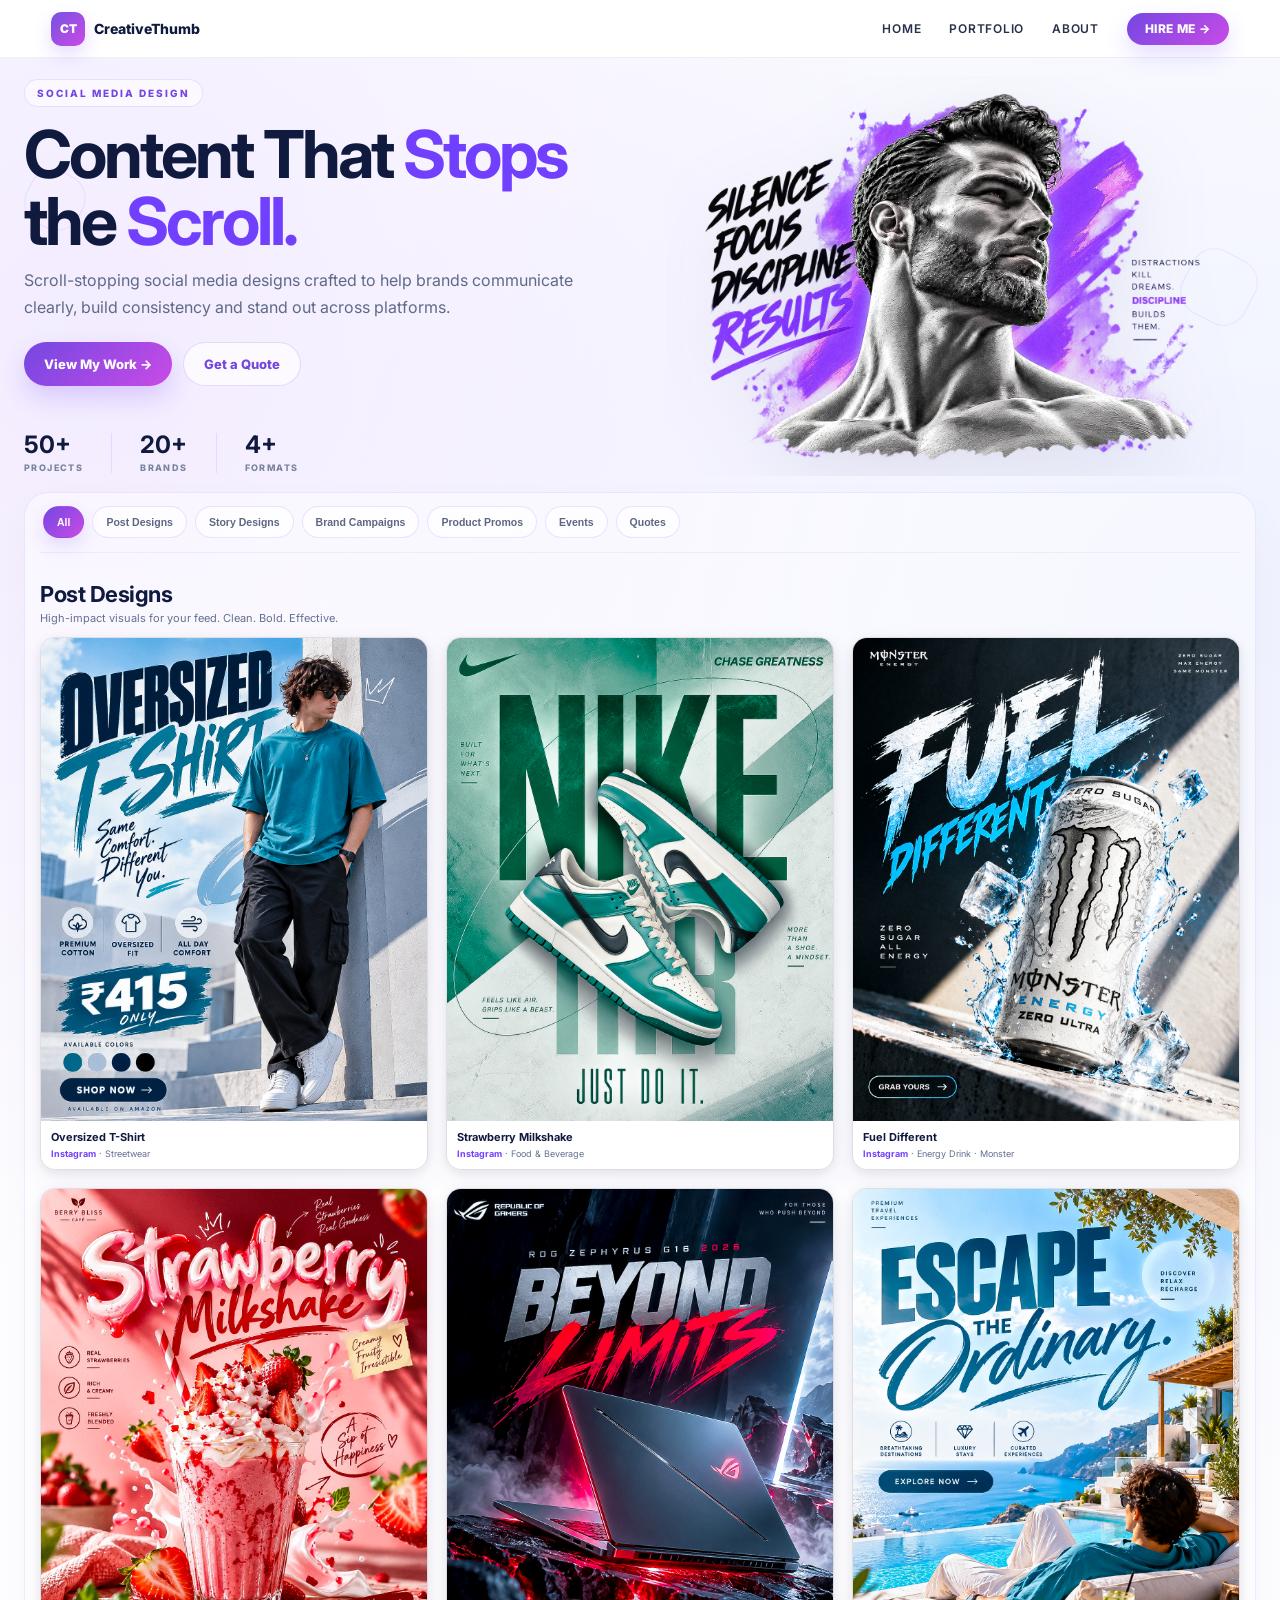
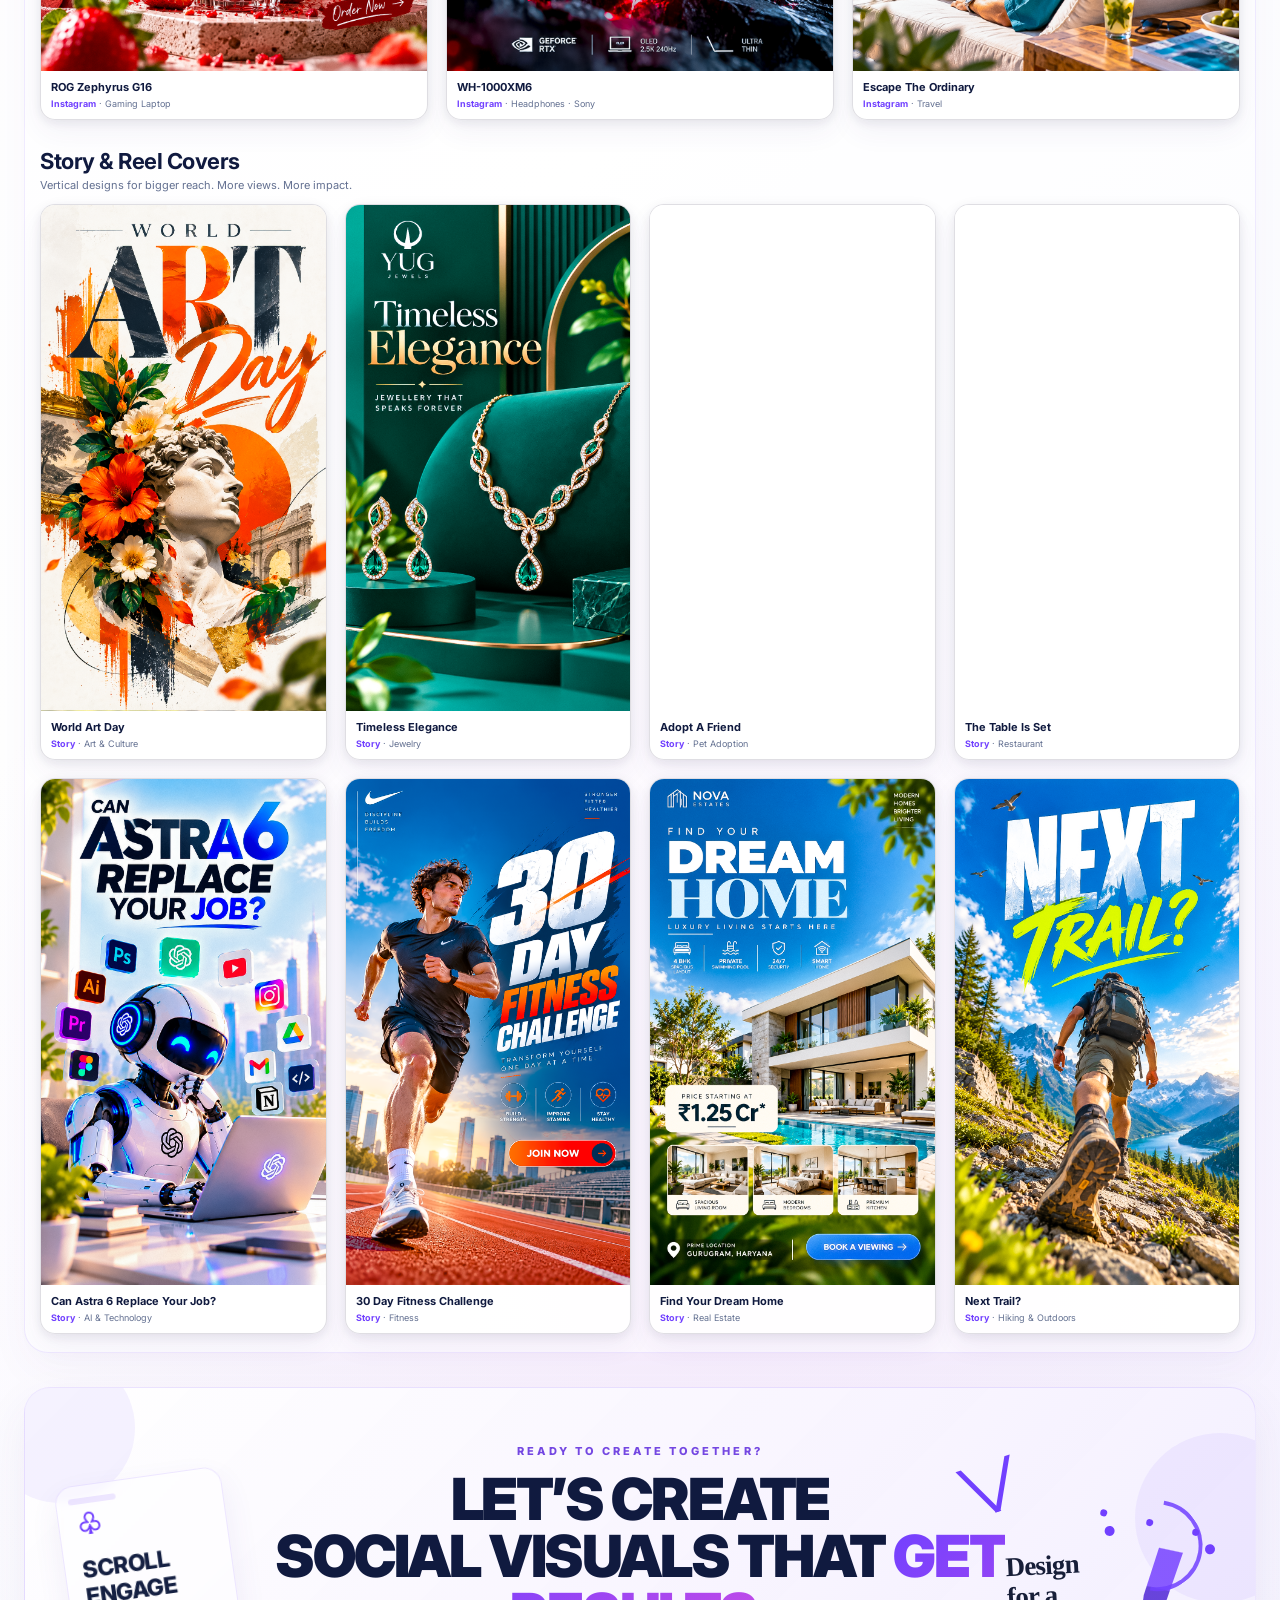
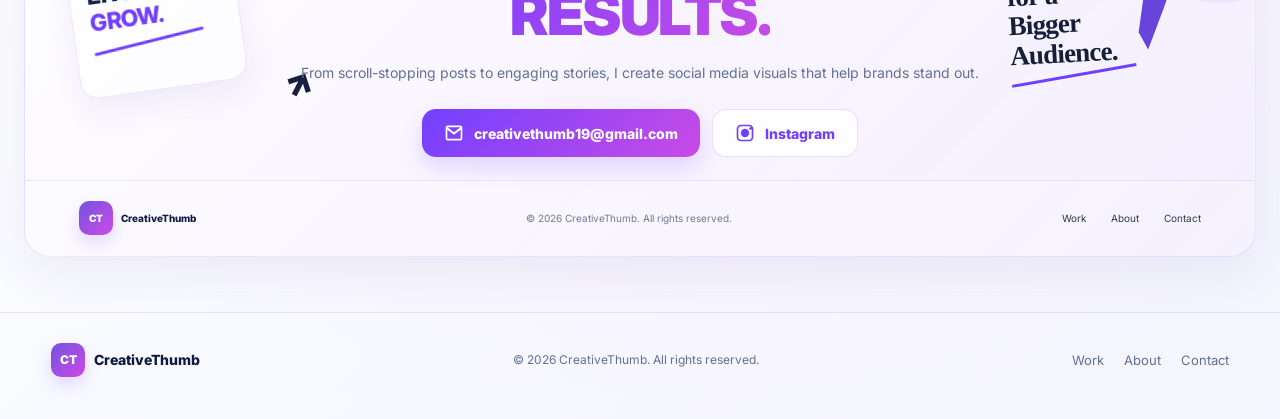
<file: social-media.html>
<!DOCTYPE html>

<html lang="en">
<head>
<meta charset="utf-8"/>
<meta content="width=device-width, initial-scale=1.0" name="viewport"/>
<title>CreativeThumb — Social Media Designs</title>
<link href="assets/favicon-32.png" rel="icon"/>
<link href="https://fonts.googleapis.com" rel="preconnect"/>
<link crossorigin="" href="https://fonts.gstatic.com" rel="preconnect"/>
<link href="https://fonts.googleapis.com/css2?family=Inter:wght@400;500;600;700;800;900&amp;display=swap" rel="stylesheet"/>
<style>
:root{--ink:#101a3f;--muted:#637091;--p:#7140ff;--p2:#d348ea;--line:rgba(113,64,255,.13);--card:rgba(255,255,255,.80)}
*{box-sizing:border-box}html{scroll-behavior:smooth}body{margin:0;font-family:Inter,Arial,sans-serif;color:var(--ink);background:radial-gradient(circle at 8% 10%,rgba(195,161,255,.18),transparent 25%),radial-gradient(circle at 94% 17%,rgba(176,192,255,.20),transparent 28%),radial-gradient(circle at 58% 78%,rgba(243,180,251,.18),transparent 30%),linear-gradient(135deg,#fcfbff 0%,#fff 48%,#f4f5ff 100%);min-height:100vh;overflow-x:hidden}
body:before,body:after{content:"";position:fixed;z-index:-1;border:1px solid rgba(113,64,255,.10);border-radius:24px;transform:rotate(28deg)}body:before{width:56px;height:56px;left:2%;top:19%}body:after{width:68px;height:68px;right:2%;top:28%}
.topbar{height:58px;display:flex;align-items:center;justify-content:space-between;padding:0 clamp(18px,4vw,68px);background:rgba(255,255,255,.96);border-bottom:1px solid rgba(24,36,61,.07);position:sticky;top:0;z-index:50;backdrop-filter:blur(14px)}
.brand{display:flex;align-items:center;gap:9px;text-decoration:none;color:var(--ink);font-weight:800;font-size:14px}.mark{width:34px;height:34px;border-radius:10px;display:grid;place-items:center;color:#fff;font-weight:900;background:linear-gradient(135deg,#7354df,#cb49e7);box-shadow:0 8px 18px rgba(113,64,255,.18)}nav{display:flex;align-items:center;gap:28px}nav a{font-size:12px;letter-spacing:.75px;font-weight:800;text-decoration:none;color:#273149}nav a:hover{color:#8b48dc}.hire{padding:10px 18px;border-radius:999px;background:linear-gradient(135deg,#7447e2,#c94be6);color:#fff!important;box-shadow:0 10px 22px rgba(113,64,255,.18)}
main{max-width:1480px;margin:0 auto;padding:0 24px 55px}.shell{max-width:1392px;margin:0 auto}
.hero{padding:0 0 34px}.hero-row{display:grid;grid-template-columns:1.02fr .98fr;gap:28px;align-items:center;transform:translateY(18px)}.eyebrow{display:inline-flex;padding:7px 12px;border:1px solid rgba(113,64,255,.14);border-radius:999px;background:rgba(255,255,255,.62);color:#7544e2;font-size:10px;font-weight:800;letter-spacing:2px}.hero h1{font-size:66px;line-height:1.02;letter-spacing:-3px;margin:14px 0 12px}.hero h1 span{color:var(--p)}.hero p{font-size:16px;line-height:1.68;color:#5e6a88;max-width:570px;margin:0}.actions{display:flex;gap:11px;flex-wrap:wrap;margin:21px 0}.btn{display:inline-flex;align-items:center;gap:8px;padding:13px 20px;border-radius:999px;font-size:13px;font-weight:800;text-decoration:none}.btn.primary{color:#fff;background:linear-gradient(135deg,#7447e2,#c94be6);box-shadow:0 12px 24px rgba(113,64,255,.20)}.btn.secondary{color:#7447df;background:rgba(255,255,255,.7);border:1px solid rgba(113,64,255,.18)}
.stats{display:flex;gap:28px;margin-top:26px}.stat strong{display:block;font-size:24px;line-height:1;color:var(--ink)}.stat span{display:block;margin-top:5px;font-size:9px;letter-spacing:1.4px;color:#7b85a0;font-weight:800;text-transform:uppercase}.stat+.stat{padding-left:28px;border-left:1px solid rgba(113,64,255,.12)}
.hero-showcase{position:relative;min-height:400px;display:flex;align-items:center;justify-content:center;overflow:hidden}.hero-gigachad{display:block;width:min(820px,112%);height:auto;max-height:390px;object-fit:contain;mix-blend-mode:multiply;filter:drop-shadow(0 22px 40px rgba(64,46,110,.11));}
.panel{background:rgba(255,255,255,.45);border:1px solid rgba(113,64,255,.10);border-radius:24px;padding:13px 15px 18px;box-shadow:0 18px 45px rgba(73,55,132,.035)}.filters{display:flex;align-items:center;gap:8px;flex-wrap:wrap;padding:0 3px 14px;border-bottom:1px solid rgba(113,64,255,.07)}.filter{border:1px solid rgba(113,64,255,.14);background:rgba(255,255,255,.68);color:#5d6781;border-radius:999px;padding:9px 13px;font-size:10.5px;font-weight:800;cursor:pointer;white-space:nowrap}.filter.active{color:#fff;border-color:transparent;background:linear-gradient(135deg,#7447e2,#c94be6);box-shadow:0 8px 18px rgba(113,64,255,.16)}.search{margin-left:auto;min-width:200px;padding:10px 14px;border:1px solid rgba(113,64,255,.13);border-radius:999px;background:rgba(255,255,255,.75);color:#7a849f;font:600 10px Inter}.search:focus{outline:2px solid rgba(113,64,255,.12)}
.work-grid{display:grid;grid-template-columns:repeat(5,minmax(0,1fr));gap:13px;padding-top:14px}.work-card{border-radius:15px;overflow:hidden;background:rgba(255,255,255,.88);border:1px solid rgba(28,24,56,.14);cursor:pointer;transition:.22s;box-shadow:0 3px 10px rgba(28,24,56,.08),0 12px 28px rgba(73,55,132,.06)}.work-card:hover{transform:translateY(-5px);border-color:rgba(113,64,255,.28);box-shadow:0 7px 16px rgba(28,24,56,.13),0 20px 38px rgba(73,55,132,.12)}.work-card img{width:100%;aspect-ratio:4/5;display:block;object-fit:cover;background:#fff}.meta{padding:9px 10px 10px}.meta h3{font-size:11px;margin:0 0 4px}.meta p{margin:0;font-size:9px;color:var(--muted)}.meta span{color:var(--p);font-weight:700}
.contact{margin-top:18px;border-radius:21px;padding:21px 24px;background:rgba(255,255,255,.72);border:1px solid var(--line);display:flex;align-items:center;justify-content:space-between;gap:20px}.contact h2{font-size:22px;margin:0 0 4px}.contact p{margin:0;color:var(--muted);font-size:11px}.contact .btn{white-space:nowrap}.footer{margin-top:14px;padding:13px 2px 0;display:flex;align-items:center;justify-content:space-between;color:#707994;font-size:10px}.footer-links{display:flex;gap:18px}.footer-links a{color:inherit;text-decoration:none}.footer-brand{display:flex;align-items:center;gap:8px;font-weight:800;color:var(--ink)}
.modal{position:fixed;inset:0;display:none;align-items:center;justify-content:center;background:rgba(12,15,29,.88);z-index:100;padding:22px}.modal.open{display:flex}.modal-box{position:relative;max-width:min(92vw,760px);display:flex;flex-direction:column;align-items:center}.modal-box img{max-width:100%;max-height:84vh;width:auto;height:auto;display:block;border-radius:14px;box-shadow:0 30px 80px rgba(0,0,0,.42)}.close{position:absolute;right:-10px;top:-10px;width:40px;height:40px;border-radius:50%;border:0;background:#fff;color:#222;font-size:23px;cursor:pointer}.caption{color:#fff;font-weight:800;font-size:13px;padding-top:9px}
@media(max-width:1120px){.work-grid{grid-template-columns:repeat(4,minmax(0,1fr))}.hero-row{gap:18px}}
@media(max-width:900px){.hero-row{grid-template-columns:1fr}.hero-showcase{order:-1;min-height:370px}.work-grid{grid-template-columns:repeat(3,minmax(0,1fr))}.search{margin-left:0;flex:1;min-width:160px}.hero h1{font-size:55px}}
@media(max-width:650px){.hero-gigachad{max-height:380px;width:105%}nav a:not(.hire){display:none}.topbar{padding:0 14px}.hero h1{font-size:42px;letter-spacing:-1.9px}.hero-showcase{min-height:320px}.stats{gap:15px}.stat strong{font-size:20px}.stat+.stat{padding-left:15px}.work-grid{grid-template-columns:repeat(2,minmax(0,1fr))}.filters{overflow:auto;flex-wrap:nowrap}.search{width:100%}.contact{flex-direction:column;align-items:flex-start}.footer{flex-direction:column;align-items:flex-start;gap:9px}}
@media(max-width:430px){.work-grid{grid-template-columns:1fr}}
</style>
<style id="social-media-hero-alignment-final">
/* Align the hero copy vertically with the full-height visual, matching the artwork's stage. */
.hero-row{align-items:stretch !important;}
.hero-row > div:first-child{
  min-height:400px !important;
  display:flex !important;
  flex-direction:column !important;
  justify-content:center !important;
  align-items:flex-start !important;
}
.hero-row > div:first-child .eyebrow{
  width:max-content !important;
  max-width:max-content !important;
  align-self:flex-start !important;
  flex:0 0 auto !important;
}
@media(max-width:980px){
  .hero-row{align-items:center !important;}
  .hero-row > div:first-child{min-height:0 !important;display:block !important;}
}
</style>

<style id="social-media-final-layout">
.section-block{margin-top:28px}.section-head{display:flex;align-items:flex-end;justify-content:space-between;gap:18px;margin:0 0 12px}.section-head h2{margin:0;font-size:22px;letter-spacing:-.5px}.section-head p{margin:4px 0 0;color:#637091;font-size:11px}.post-grid{display:grid;grid-template-columns:repeat(3,minmax(0,1fr));gap:18px}.story-grid{display:grid;grid-template-columns:repeat(4,minmax(0,1fr));gap:18px}.social-card{border-radius:15px;overflow:hidden;background:rgba(255,255,255,.88);border:1px solid rgba(28,24,56,.14);cursor:pointer;transition:.22s;box-shadow:0 3px 10px rgba(28,24,56,.08),0 12px 28px rgba(73,55,132,.06)}.social-card:hover{transform:translateY(-5px);border-color:rgba(113,64,255,.28);box-shadow:0 7px 16px rgba(28,24,56,.13),0 20px 38px rgba(73,55,132,.12)}.social-card img{width:100%;display:block;object-fit:cover;background:#fff}.post-grid .social-card img{aspect-ratio:4/5}.story-grid .social-card img{aspect-ratio:9/16}.meta{padding:9px 10px 10px}.meta h3{font-size:11px;margin:0 0 4px}.meta p{margin:0;font-size:9px;color:var(--muted)}.meta span{color:var(--p);font-weight:700}.filters{margin-bottom:18px}.see-more-btn:hover{background:#fff;transform:translateY(-2px)}
.graphic-cta{position:relative;margin-top:34px;min-height:470px;border-radius:26px;overflow:hidden;background:linear-gradient(135deg,rgba(255,255,255,.93),rgba(248,244,255,.96) 52%,rgba(242,238,255,.94));border:1px solid rgba(113,64,255,.12);box-shadow:0 18px 48px rgba(73,55,132,.07);padding:42px 42px 76px;display:flex;align-items:center;justify-content:center}.graphic-cta:before,.graphic-cta:after{content:"";position:absolute;border-radius:50%;background:rgba(132,88,255,.08);pointer-events:none}.graphic-cta:before{width:150px;height:150px;left:-40px;top:-35px}.graphic-cta:after{width:170px;height:170px;right:-50px;top:45px}.cta-center{position:relative;z-index:2;text-align:center;max-width:850px;margin-top:-8px}.cta-kicker{color:#7447e2;font-size:11px;letter-spacing:3.1px;font-weight:800;margin-bottom:13px}.cta-center h2{margin:0;color:#101a3f;font-family:Inter,Arial,sans-serif;font-size:58px;line-height:.99;letter-spacing:-2.2px;font-weight:900}.cta-center h2 span{background:linear-gradient(135deg,#7140ff,#c94be6);-webkit-background-clip:text;background-clip:text;color:transparent}.cta-center p{margin:18px auto 0;color:#637091;font-size:14px;line-height:1.65;max-width:760px}.cta-buttons{display:flex;justify-content:center;align-items:center;gap:12px;margin-top:25px}.cta-buttons a{min-height:48px;border-radius:14px;padding:0 22px;display:inline-flex;align-items:center;justify-content:center;gap:10px;text-decoration:none;font-size:14px;font-weight:800;transition:.2s}.cta-mail{background:linear-gradient(135deg,#7140ff,#c94be6);color:#fff;box-shadow:0 10px 22px rgba(113,64,255,.18)}.cta-instagram{background:rgba(255,255,255,.84);color:#7140ff;border:1px solid rgba(113,64,255,.16)}.cta-buttons a:hover{transform:translateY(-2px)}.contact-icon{width:20px;height:20px;fill:currentColor;flex-shrink:0}.cta-decor{position:absolute;z-index:1}.cta-note-left{left:42px;top:88px;width:245px}.note-card{position:relative;width:168px;min-height:214px;padding:22px 17px 24px;background:rgba(255,255,255,.42);border:1px solid rgba(113,64,255,.12);border-radius:18px;box-shadow:0 13px 30px rgba(88,61,160,.08);transform:rotate(-8deg);backdrop-filter:blur(5px);font-size:23px;line-height:1.19;font-weight:800;letter-spacing:-.5px;color:#152042}.note-card:before{content:"";position:absolute;left:12px;top:12px;width:48px;height:6px;border-radius:9px;background:rgba(132,87,255,.14)}.note-card .note-icon{display:block;font-size:29px;color:#7140ff;margin-bottom:14px}.note-card b{display:block;width:112px;height:3px;margin-top:9px;background:#7140ff;transform:rotate(-6deg);border-radius:3px}.scribble{font-weight:900;color:#17213f;font-size:36px;line-height:1}.scribble-left{position:absolute;right:2px;bottom:-10px;transform:rotate(-18deg)}.cta-note-right{right:35px;top:76px;width:260px;height:275px}.scribble-right{position:absolute;left:4px;top:3px;color:#7140ff;font-size:42px;transform:rotate(-18deg)}.side-copy{position:absolute;left:48px;top:86px;font-family:"Brush Script MT","Segoe Print",cursive;font-size:27px;font-weight:700;line-height:1.1;letter-spacing:-.8px;color:#171e38;transform:rotate(-3deg)}.side-copy strong{display:block;width:126px;height:3px;background:#7140ff;margin-top:5px;transform:rotate(-7deg)}.pen-art{position:absolute;right:10px;top:34px;width:135px;height:175px;transform:rotate(12deg)}.pen-art:before{content:"";position:absolute;left:58px;top:21px;width:7px;height:7px;border-radius:50%;background:#7140ff;box-shadow:-47px 0 0 #7140ff,47px 0 0 #7140ff}.pen-art span{position:absolute;left:51px;top:24px;width:68px;height:125px;background:linear-gradient(180deg,transparent 0 18%,#8050ff 19% 50%,#5d37d8 51% 100%);clip-path:polygon(40% 0,74% 12%,62% 64%,52% 100%,33% 88%,29% 58%);opacity:.93}.pen-art i{position:absolute;left:28px;top:0;width:91px;height:91px;border:4px solid #7140ff;border-radius:50%;border-left-color:transparent;border-bottom-color:transparent;transform:rotate(42deg);opacity:.85}.pen-art b,.pen-art em{position:absolute;width:10px;height:10px;border-radius:50%;background:#7140ff}.pen-art b{left:19px;top:36px}.pen-art em{right:4px;top:33px}.cta-bottom{position:absolute;z-index:3;left:0;right:0;bottom:0;border-top:1px solid rgba(113,64,255,.10);height:76px;padding:0 54px;display:flex;align-items:center;justify-content:space-between;color:#707994;font-size:10px;background:rgba(255,255,255,.20)}.cta-bottom .footer-brand{display:flex;align-items:center;gap:8px;font-weight:800;color:var(--ink);text-decoration:none}.cta-bottom .footer-brand .mark{width:34px;height:34px}.footer-links{display:flex;gap:25px}.footer-links a{color:#2f3852;text-decoration:none}.footer-links a:hover{color:#7140ff}
@media(max-width:1100px){.cta-center h2{font-size:48px}.cta-note-left{left:20px;transform:scale(.88);transform-origin:left top}.cta-note-right{right:8px;transform:scale(.88);transform-origin:right top}.post-grid{grid-template-columns:repeat(3,minmax(0,1fr))}.story-grid{grid-template-columns:repeat(4,minmax(0,1fr))}}@media(max-width:800px){.hero h1{font-size:44px}.post-grid{grid-template-columns:repeat(2,minmax(0,1fr))}.story-grid{grid-template-columns:repeat(3,minmax(0,1fr))}.graphic-cta{padding:32px 24px 78px}.cta-center h2{font-size:38px}nav a:not(.hire){display:none}}@media(max-width:560px){main{padding:0 14px 42px}.topbar{padding:0 14px}.hero h1{font-size:37px;letter-spacing:-1.8px}.filters{justify-content:flex-start;overflow:auto;flex-wrap:nowrap}.section-head h2{font-size:20px}.post-grid{grid-template-columns:1fr 1fr;gap:14px}.story-grid{grid-template-columns:repeat(2,minmax(0,1fr));gap:14px}.meta{padding:8px}.meta h3{font-size:10px}.see-more-wrap{margin:28px 0 0}.graphic-cta{margin-top:42px;padding:28px 16px 78px;min-height:520px}.cta-center h2{font-size:27px}.cta-center p{font-size:11px}.cta-buttons{flex-direction:column;align-items:center}.cta-buttons a{width:min(100%,330px)}.cta-decor{opacity:.65;transform:scale(.74)}.cta-note-left{left:-6px;top:115px}.cta-note-right{right:-12px;top:112px}.cta-bottom{height:66px;padding:0 18px;gap:12px;font-size:9px}.footer-links{gap:12px}.cta-bottom>div:nth-child(2){display:none}}
@media(max-width:430px){.post-grid{grid-template-columns:1fr}.story-grid{grid-template-columns:1fr 1fr}}
</style>
<style>.hidden-card{display:none!important}.expanded-page .hidden-card{display:block!important}</style><style>.is-hidden{display:none!important}</style>
<link rel="preload" as="image" href="assets/gigachad-social-hero.webp" fetchpriority="high">
  <link rel="stylesheet" href="site-chrome.css">

<style id="social-card-performance">.social-card img{height:auto;contain-intrinsic-size:auto 300px;}</style>

<style id="social-normal-width-fix">
/* Keep the portfolio content at normal desktop width. */
main{width:100%;}
main > .shell{width:100%;max-width:1392px;margin:0 auto;}
#work{width:100%;}
.post-grid,.story-grid{width:100%;}
</style>
</head><body class="">

  <!-- =========================================================
       QUICK EDIT GUIDE
       To replace a portfolio image, only change the src="" path
       inside the relevant card below.
       POST DESIGNS  ->  .post-grid
       STORY/REEL   ->  .story-grid
       Example: replace an image path inside the relevant card.
       ========================================================= -->
<header class="topbar">
  <a class="brand" href="index.html" aria-label="CreativeThumb Home"><span class="mark">CT</span><span>CreativeThumb</span></a>
  <button class="menu-toggle" type="button" aria-label="Open navigation" aria-controls="primary-nav" aria-expanded="false"><span></span><span></span><span></span></button>
  <nav class="nav" id="primary-nav" aria-label="Primary navigation"><a href="index.html">HOME</a><a href="all-work.html">PORTFOLIO</a><a href="portfolio.html#about">ABOUT</a><a class="hire" href="mailto:creativethumb19@gmail.com">HIRE ME →</a></nav>
</header>
<main><div class="shell">
<section class="hero">
<div class="hero-row">
<div>
<div class="eyebrow">SOCIAL MEDIA DESIGN</div>
<h1>Content That <span>Stops</span><br/>the <span>Scroll.</span></h1>
<p>Scroll-stopping social media designs crafted to help brands communicate clearly, build consistency and stand out across platforms.</p>
<div class="actions"><a class="btn primary" href="#work">View My Work →</a><a class="btn secondary" href="mailto:creativethumb19@gmail.com">Get a Quote</a></div>
<div class="stats"><div class="stat"><strong>50+</strong><span>Projects</span></div><div class="stat"><strong>20+</strong><span>Brands</span></div><div class="stat"><strong>4+</strong><span>Formats</span></div></div>
</div>
<div aria-label="Social media design showcase" class="hero-showcase">
<img alt="Gigachad discipline focus results poster" class="hero-gigachad" src="assets/gigachad-social-hero.webp" decoding="async" fetchpriority="high">
</div>
</div>
</section>
<section class="panel" id="work"><div aria-label="Social media formats" class="filters">
<button class="filter active" data-filter="all">All</button>
<button class="filter" data-filter="post">Post Designs</button>
<button class="filter" data-filter="story">Story Designs</button>
<button class="filter" data-filter="campaign">Brand Campaigns</button>
<button class="filter" data-filter="product">Product Promos</button>
<button class="filter" data-filter="event">Events</button>
<button class="filter" data-filter="quote">Quotes</button>
</div><section class="section-block" data-section="post" id="post-section">
<div class="section-head"><div><h2>Post Designs</h2><p>High-impact visuals for your feed. Clean. Bold. Effective.</p></div></div>
<div class="post-grid">
        <article class="social-card" data-cat="instagram product campaign" data-title="Oversized T-Shirt" data-type="post"><img alt="Oversized T-Shirt social media design" src="assets/social/t.png" decoding="async" width="900" height="1125"><div class="meta"><h3>Oversized T-Shirt</h3><p><span>Instagram</span> · Streetwear</p></div></article>
        <article class="social-card" data-cat="instagram product campaign" data-title="Strawberry Milkshake" data-type="post"><img alt="Strawberry Milkshake social media design" src="assets/social/nike.png" decoding="async" width="900" height="1125"><div class="meta"><h3>Strawberry Milkshake</h3><p><span>Instagram</span> · Food &amp; Beverage</p></div></article>
        <article class="social-card" data-cat="instagram product campaign" data-title="Fuel Different" data-type="post"><img alt="Fuel Different product advertising design" src="assets/social/mst.png" decoding="async" width="900" height="1125"><div class="meta"><h3>Fuel Different</h3><p><span>Instagram</span> · Energy Drink · Monster</p></div></article>
        <article class="social-card" data-cat="instagram product campaign" data-title="ROG Zephyrus G16" data-type="post"><img alt="ROG Zephyrus G16 gaming laptop social media design" src="assets/social/straw.png" decoding="async" width="900" height="1125"><div class="meta"><h3>ROG Zephyrus G16</h3><p><span>Instagram</span> · Gaming Laptop</p></div></article>
        <article class="social-card" data-cat="instagram product campaign" data-title="WH-1000XM6" data-type="post"><img alt="Sony WH-1000XM6 headphone social media design" src="assets/social/asus.png" decoding="async" width="900" height="1125"><div class="meta"><h3>WH-1000XM6</h3><p><span>Instagram</span> · Headphones · Sony</p></div></article>
        <article class="social-card" data-cat="instagram campaign" data-title="Escape The Ordinary" data-type="post"><img alt="Escape The Ordinary travel social media design" src="assets/social/es.png" decoding="async" width="900" height="1125"><div class="meta"><h3>Escape The Ordinary</h3><p><span>Instagram</span> · Travel</p></div></article>
      </div></section><section class="section-block" data-section="story" id="story-section">
<div class="section-head"><div><h2>Story &amp; Reel Covers</h2><p>Vertical designs for bigger reach. More views. More impact.</p></div></div>
<div class="story-grid">
        <article class="social-card" data-cat="story event quote" data-title="World Art Day" data-type="story"><img alt="World Art Day story/reel cover design" src="assets/social/art.png" decoding="async" width="720" height="1280"><div class="meta"><h3>World Art Day</h3><p><span>Story</span> · Art &amp; Culture</p></div></article>
        <article class="social-card" data-cat="story product campaign" data-title="Timeless Elegance" data-type="story"><img alt="Timeless Elegance jewelry story/reel cover design" src="assets/social/yug.png" decoding="async" width="720" height="1280"><div class="meta"><h3>Timeless Elegance</h3><p><span>Story</span> · Jewelry</p></div></article>
        <article class="social-card" data-cat="story event campaign" data-title="Adopt A Friend" data-type="story"><img alt="Adopt A Friend pet adoption story/reel cover design" src="assets/social/pet.png" decoding="async" width="720" height="1280"><div class="meta"><h3>Adopt A Friend</h3><p><span>Story</span> · Pet Adoption</p></div></article>
        <article class="social-card" data-cat="story event campaign" data-title="The Table Is Set" data-type="story"><img alt="The Table Is Set restaurant story/reel cover design" src="assets/social/res.png" decoding="async" width="720" height="1280"><div class="meta"><h3>The Table Is Set</h3><p><span>Story</span> · Restaurant</p></div></article>
        <article class="social-card" data-cat="story campaign product" data-title="Can Astra 6 Replace Your Job?" data-type="story"><img alt="Astra 6 AI technology story/reel cover design" src="assets/social/ai.png" decoding="async" width="720" height="1280"><div class="meta"><h3>Can Astra 6 Replace Your Job?</h3><p><span>Story</span> · AI &amp; Technology</p></div></article>
        <article class="social-card" data-cat="story campaign" data-title="30 Day Fitness Challenge" data-type="story"><img alt="30 Day Fitness Challenge story/reel cover design" src="assets/social/run.png" decoding="async" width="720" height="1280"><div class="meta"><h3>30 Day Fitness Challenge</h3><p><span>Story</span> · Fitness</p></div></article>
        <article class="social-card" data-cat="story campaign" data-title="Find Your Dream Home" data-type="story"><img alt="Find Your Dream Home real estate story/reel cover design" src="assets/social/reall.png" decoding="async" width="720" height="1280"><div class="meta"><h3>Find Your Dream Home</h3><p><span>Story</span> · Real Estate</p></div></article>
        <article class="social-card" data-cat="story campaign" data-title="Next Trail?" data-type="story"><img alt="Next Trail hiking story/reel cover design" src="assets/social/trk.png" decoding="async" width="720" height="1280"><div class="meta"><h3>Next Trail?</h3><p><span>Story</span> · Hiking &amp; Outdoors</p></div></article>
      </div></section></section><section class="graphic-cta" id="contact">
<div class="cta-decor cta-note-left"><div class="note-card"><span class="note-icon">♧</span>SCROLL<br/>ENGAGE<br/><span style="color:#7140ff">GROW.</span><b></b></div><span class="scribble scribble-left">↗</span></div>
<div class="cta-center"><div class="cta-kicker">READY TO CREATE TOGETHER?</div><h2>LET’S CREATE<br/>SOCIAL VISUALS THAT <span>GET RESULTS.</span></h2><p>From scroll-stopping posts to engaging stories, I create social media visuals that help brands stand out.</p><div class="cta-buttons"><a class="cta-mail contact-button" href="mailto:creativethumb19@gmail.com"><svg aria-hidden="true" class="contact-icon" viewbox="0 0 24 24"><path d="M2 5.5A2.5 2.5 0 0 1 4.5 3h15A2.5 2.5 0 0 1 22 5.5v13a2.5 2.5 0 0 1-2.5 2.5h-15A2.5 2.5 0 0 1 2 18.5v-13Zm2.2-.3L12 11l7.8-5.8a.5.5 0 0 0-.3-.2h-15a.5.5 0 0 0-.3.2ZM20 8l-8 6-8-6v10.5c0 .28.22.5.5.5h15a.5.5 0 0 0 .5-.5V8Z"></path></svg><span>creativethumb19@gmail.com</span></a><a class="cta-instagram contact-button" href="https://www.instagram.com/creativethumb19/" rel="noopener" target="_blank"><svg aria-hidden="true" class="contact-icon" viewbox="0 0 24 24"><path d="M7 2C4.24 2 2 4.24 2 7v10c0 2.76 2.24 5 5 5h10c2.76 0 5-2.24 5-5V7c0-2.76-2.24-5-5-5H7Zm0 2h10c1.65 0 3 1.35 3 3v10c0 1.65-1.35 3-3 3H7c-1.65 0-3-1.35-3-3V7c0-1.65 1.35-3 3-3Zm11.5 1a1.5 1.5 0 1 0 0 3 1.5 1.5 0 0 0 0-3ZM12 7a5 5 0 1 0 0 10 5 5 0 0 0 0-10Zm0 2a3 3 0 1 1 0 0 6 0 5 0 0 1 0-6Z"></path></svg><span>Instagram</span></a></div></div>
<div class="cta-decor cta-note-right"><span class="scribble scribble-right">╲╱</span><div aria-hidden="true" class="pen-art"><span></span><i></i><b></b><em></em></div><div class="side-copy">Design<br/>for a<br/>Bigger<br/>Audience.<strong></strong></div></div>
<div class="cta-bottom"><a class="footer-brand" href="index.html"><span class="mark">CT</span><span>CreativeThumb</span></a><span>© <span id="year"></span> CreativeThumb. All rights reserved.</span><div class="footer-links"><a href="#work">Work</a><a href="portfolio.html#about">About</a><a href="#contact">Contact</a></div></div>
</section></div></main><div class="modal" id="modal"><div class="modal-box"><button aria-label="Close preview" class="close" id="close">×</button><img alt="Design preview" id="modalImg" decoding="async"><div class="caption" id="caption"></div></div></div><script>const cards=[...document.querySelectorAll('.social-card')];
const filters=[...document.querySelectorAll('.filter')];
const expanded=document.body.classList.contains('expanded-page');
function applyFilters(){
  const active=document.querySelector('.filter.active')?.dataset.filter||'all';
  cards.forEach(card=>{
    const cat=card.dataset.cat||'', type=card.dataset.type||'';
    const matches=active==='all'||active===cat||(active==='post'&&type==='post')||(active==='story'&&type==='story');
    const initialHidden=!expanded && card.classList.contains('hidden-card');
    card.classList.toggle('is-hidden', !matches || initialHidden);
  });
}
filters.forEach(btn=>btn.addEventListener('click',()=>{filters.forEach(x=>x.classList.remove('active'));btn.classList.add('active');applyFilters();}));
const modal=document.getElementById('modal'),modalImg=document.getElementById('modalImg'),caption=document.getElementById('caption');
cards.forEach(card=>card.addEventListener('click',()=>{if(card.classList.contains('is-hidden'))return;const img=card.querySelector('img');modalImg.src=img.currentSrc||img.src;caption.textContent=card.dataset.title||'';modal.classList.add('open');document.body.style.overflow='hidden'}));
function closeModal(){modal.classList.remove('open');document.body.style.overflow=''}
document.getElementById('close')?.addEventListener('click',closeModal);modal?.addEventListener('click',e=>{if(e.target===modal)closeModal()});document.addEventListener('keydown',e=>{if(e.key==='Escape')closeModal()});
document.getElementById('year')?.replaceChildren(String(new Date().getFullYear()));
applyFilters();</script>
<footer class="site-footer">
  <div class="site-footer-inner">
    <a class="brand" href="index.html" aria-label="CreativeThumb Home"><span class="mark">CT</span><span>CreativeThumb</span></a>
    <p class="copyright">© <span id="year"></span> CreativeThumb. All rights reserved.</p>
    <div class="footer-links"><a href="all-work.html">Work</a><a href="portfolio.html#about">About</a><a href="portfolio.html#contact">Contact</a></div>
  </div>
</footer>
<script src="site-chrome.js"></script>
</body></html>
<style id="social-header-hero-gap-final">
/* Match the vertical breathing room between the header and hero used on the Branding page. Keep hero artwork size unchanged. */
@media(min-width:901px){.hero-row{transform:translateY(18px) !important;}}
</style>
</file>
<file: site-chrome.css>
/* CreativeThumb shared chrome: one header, one footer, one mobile navigation. */
:root{--ct-ink:#101a3f;--ct-nav:#273149;--ct-muted:#637091;--ct-purple:#7447e2;--ct-purple-2:#c94be6;--ct-line:rgba(24,36,61,.07)}

/* Header */
.topbar{
  height:58px !important;
  min-height:58px !important;
  width:100% !important;
  margin:0 !important;
  padding:0 clamp(18px,4vw,68px) !important;
  display:flex !important;
  align-items:center !important;
  justify-content:space-between !important;
  box-sizing:border-box !important;
  position:sticky !important;
  top:0 !important;
  z-index:1000 !important;
  background:rgba(255,255,255,.96) !important;
  border-bottom:1px solid var(--ct-line) !important;
  backdrop-filter:blur(14px) !important;
  -webkit-backdrop-filter:blur(14px) !important;
}
.topbar .brand{
  display:flex !important;
  align-items:center !important;
  gap:9px !important;
  margin:0 !important;
  text-decoration:none !important;
  color:var(--ct-ink) !important;
  font-size:14px !important;
  font-weight:800 !important;
  line-height:1 !important;
  letter-spacing:0 !important;
}
.topbar .mark{
  width:34px !important;
  height:34px !important;
  flex:0 0 34px !important;
  border-radius:10px !important;
  display:grid !important;
  place-items:center !important;
  color:#fff !important;
  font-size:12px !important;
  font-weight:900 !important;
  background:linear-gradient(135deg,#7354df,#cb49e7) !important;
  box-shadow:0 8px 18px rgba(113,64,255,.18) !important;
}
.topbar nav.nav,
.topbar nav{
  display:flex !important;
  align-items:center !important;
  gap:28px !important;
  margin:0 !important;
  padding:0 !important;
}
.topbar nav a{
  display:inline-flex !important;
  align-items:center !important;
  justify-content:center !important;
  min-height:34px !important;
  padding:0 !important;
  border:0 !important;
  border-radius:0 !important;
  background:transparent !important;
  box-shadow:none !important;
  text-decoration:none !important;
  color:var(--ct-nav) !important;
  font-size:12px !important;
  font-weight:600 !important;
  letter-spacing:.75px !important;
  line-height:1 !important;
  transition:color .18s ease,opacity .18s ease,transform .18s ease !important;
}
.topbar nav a:not(.hire):hover{color:var(--ct-purple) !important;}
.topbar nav a:not(.hire):active{transform:translateY(1px)}
.topbar nav a.hire{
  min-height:0 !important;
  padding:10px 18px !important;
  border-radius:999px !important;
  background:linear-gradient(135deg,#7447e2,#c94be6) !important;
  color:#fff !important;
  font-weight:800 !important;
  letter-spacing:.45px !important;
  box-shadow:0 10px 22px rgba(113,64,255,.18) !important;
}
.topbar nav a.hire:hover{transform:translateY(-1px) !important;color:#fff !important;}

/* Mobile navigation trigger */
.menu-toggle{
  display:none !important;
  width:38px !important;
  height:38px !important;
  flex:0 0 38px !important;
  border:1px solid rgba(113,64,255,.15) !important;
  border-radius:11px !important;
  background:#fff !important;
  color:var(--ct-ink) !important;
  cursor:pointer !important;
  align-items:center !important;
  justify-content:center !important;
  padding:0 !important;
  box-shadow:0 6px 16px rgba(73,55,132,.08) !important;
}
.menu-toggle span{display:block !important;width:18px !important;height:2px !important;margin:2.5px 0 !important;border-radius:2px !important;background:currentColor !important;transition:transform .18s ease,opacity .18s ease !important;}
.menu-toggle[aria-expanded="true"] span:nth-child(1){transform:translateY(5px) rotate(45deg)}
.menu-toggle[aria-expanded="true"] span:nth-child(2){opacity:0}
.menu-toggle[aria-expanded="true"] span:nth-child(3){transform:translateY(-5px) rotate(-45deg)}

/* Footer */
.site-footer{
  width:100% !important;
  margin:0 !important;
  padding:30px clamp(18px,4vw,68px) 42px !important;
  box-sizing:border-box !important;
  border-top:1px solid rgba(113,64,255,.13) !important;
  color:var(--ct-ink) !important;
  background:transparent !important;
}
.site-footer-inner{
  width:min(100%,1392px) !important;
  margin:0 auto !important;
  display:flex !important;
  align-items:center !important;
  justify-content:space-between !important;
  gap:24px !important;
}
.site-footer .brand{
  display:flex !important;
  align-items:center !important;
  gap:9px !important;
  color:var(--ct-ink) !important;
  text-decoration:none !important;
  font-size:14px !important;
  font-weight:800 !important;
}
.site-footer .mark{width:34px !important;height:34px !important;border-radius:10px !important;display:grid !important;place-items:center !important;color:#fff !important;font-size:12px !important;font-weight:900 !important;background:linear-gradient(135deg,#7354df,#cb49e7) !important;box-shadow:0 8px 18px rgba(113,64,255,.18) !important;}
.site-footer p,.site-footer .copyright{margin:0 !important;color:var(--ct-muted) !important;font-size:12px !important;line-height:1.5 !important;}
.site-footer .footer-links{display:flex !important;align-items:center !important;gap:20px !important;font-size:13px !important;}
.site-footer .footer-links a{color:var(--ct-muted) !important;text-decoration:none !important;transition:color .18s ease !important;}
.site-footer .footer-links a:hover{color:var(--ct-purple) !important;}

@media (max-width:720px){
  .topbar{padding:0 14px !important;}
  .topbar .brand{font-size:14px !important;}
  .topbar nav.nav,
  .topbar nav{display:none !important;position:absolute !important;top:calc(100% + 8px) !important;right:14px !important;left:auto !important;width:min(220px,calc(100vw - 28px)) !important;flex-direction:column !important;align-items:stretch !important;gap:4px !important;padding:10px !important;background:rgba(255,255,255,.98) !important;border:1px solid rgba(113,64,255,.13) !important;border-radius:16px !important;box-shadow:0 18px 40px rgba(73,55,132,.14) !important;backdrop-filter:blur(16px) !important;}
  .topbar nav.nav.open,
  .topbar nav.open{display:flex !important;}
  .topbar nav a,
  .topbar nav a.hire{
    width:100% !important;
    min-height:42px !important;
    box-sizing:border-box !important;
    justify-content:flex-start !important;
    padding:10px 12px !important;
    border-radius:10px !important;
    font-size:12px !important;
    letter-spacing:.4px !important;
  }
  .topbar nav a:not(.hire):hover{background:rgba(116,71,226,.07) !important;}
  .topbar nav a.hire{justify-content:center !important;margin-top:4px !important;}
  .menu-toggle{display:inline-flex !important;}
  .site-footer{padding:24px 14px 30px !important;}
  .site-footer-inner{flex-direction:column !important;align-items:flex-start !important;gap:12px !important;}
  .site-footer .footer-links{gap:14px !important;flex-wrap:wrap !important;}
}
</file>
